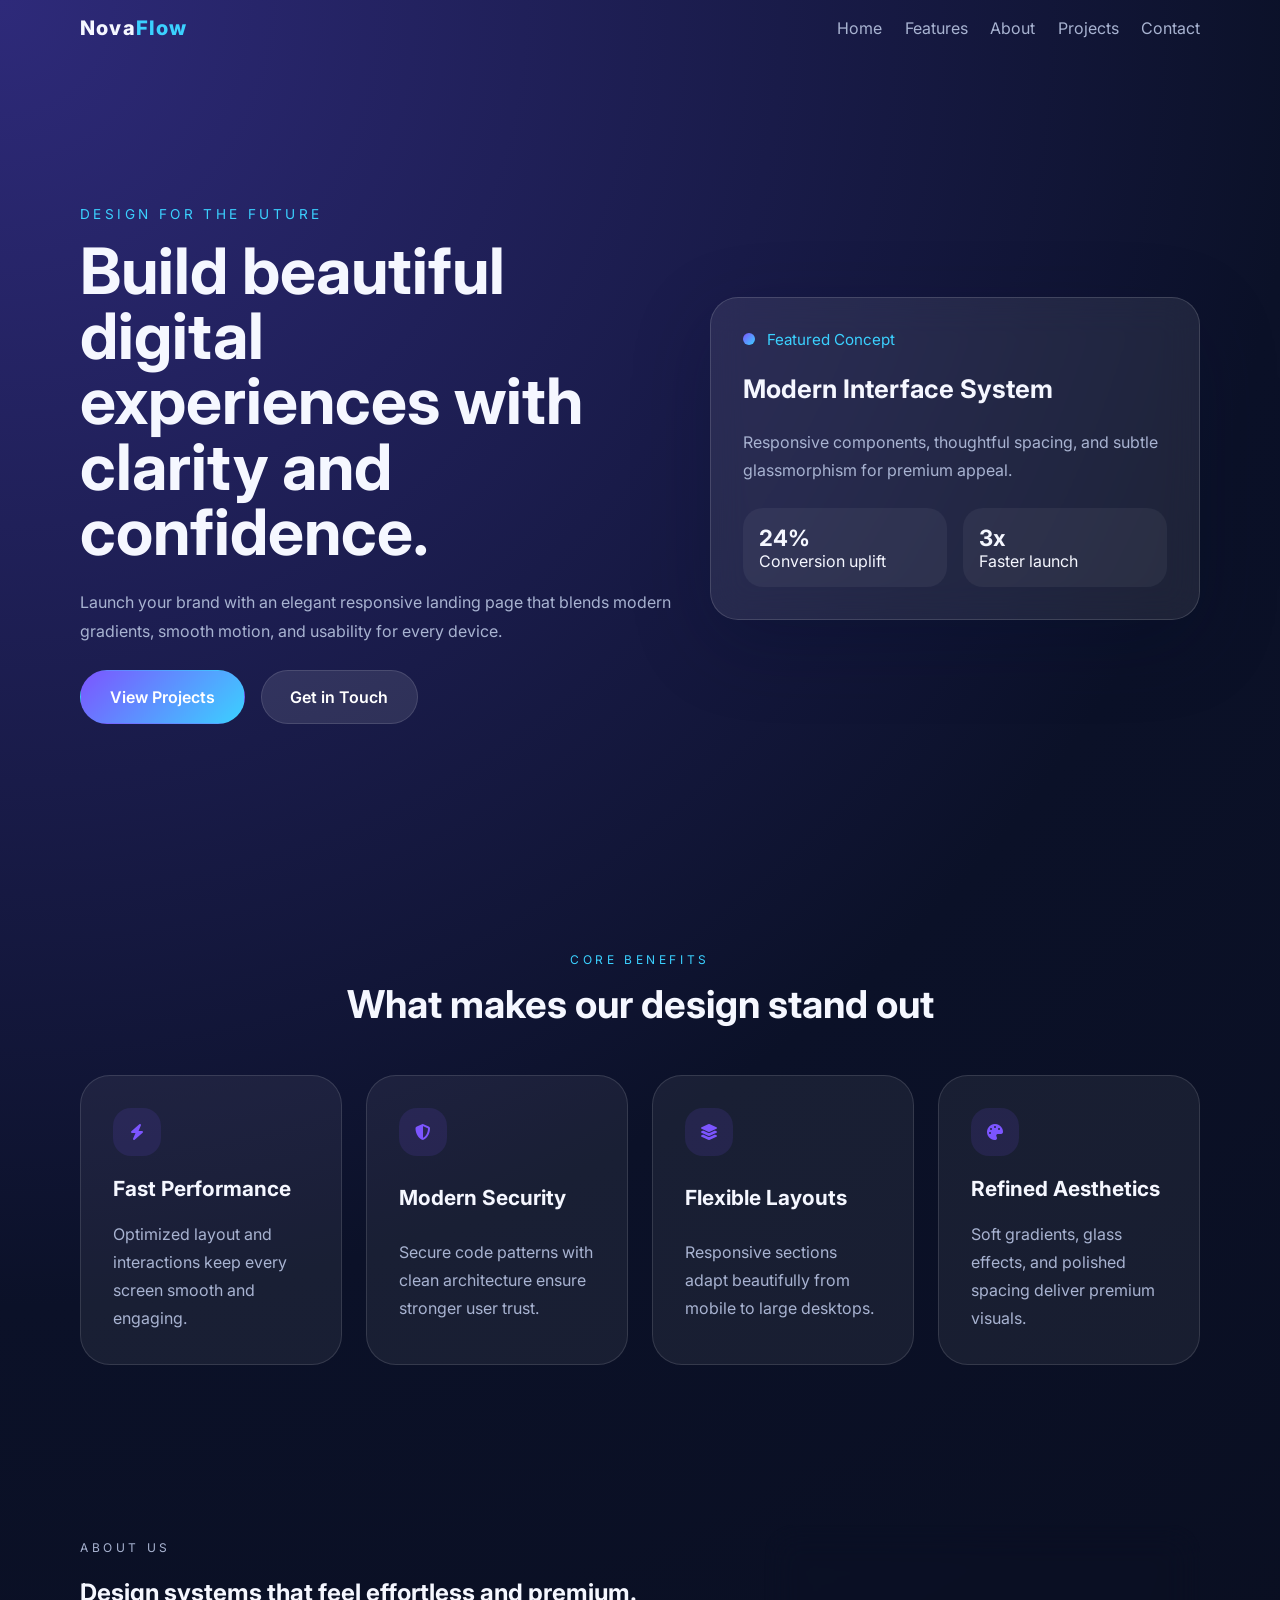
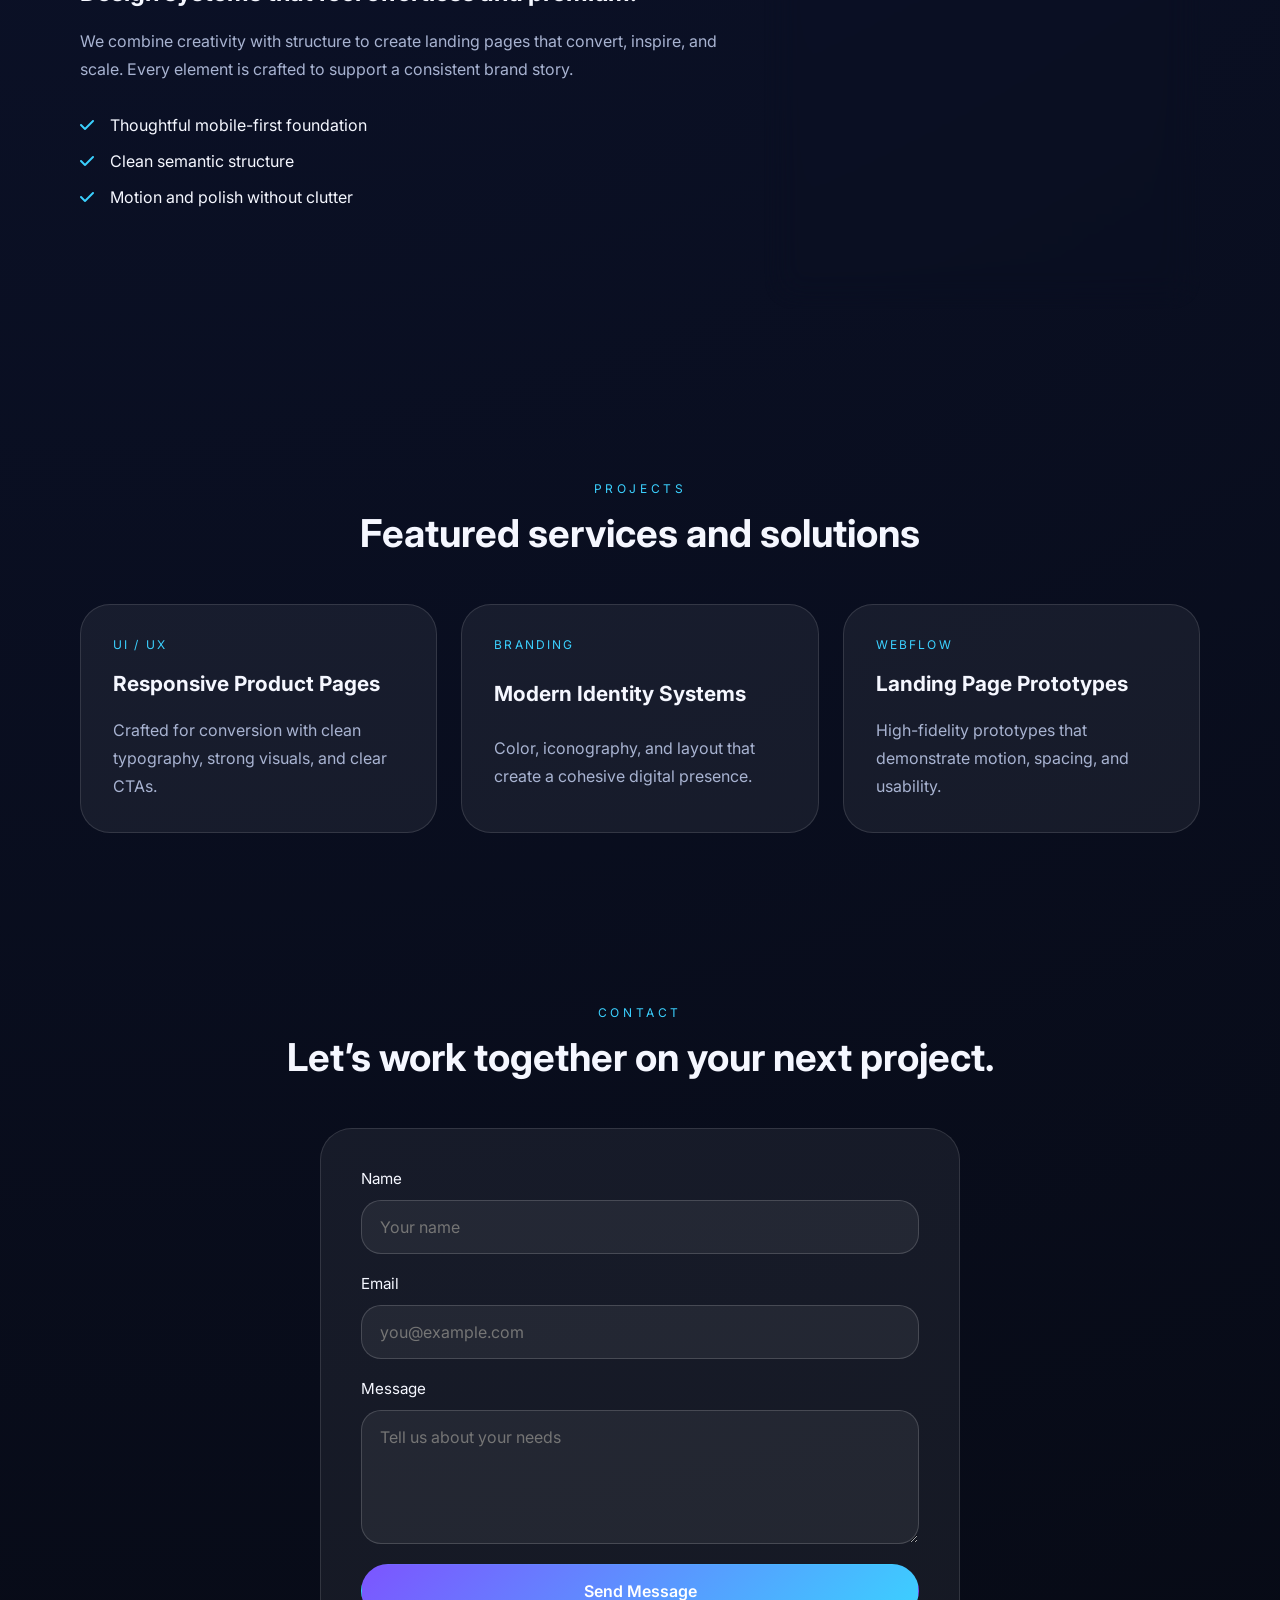
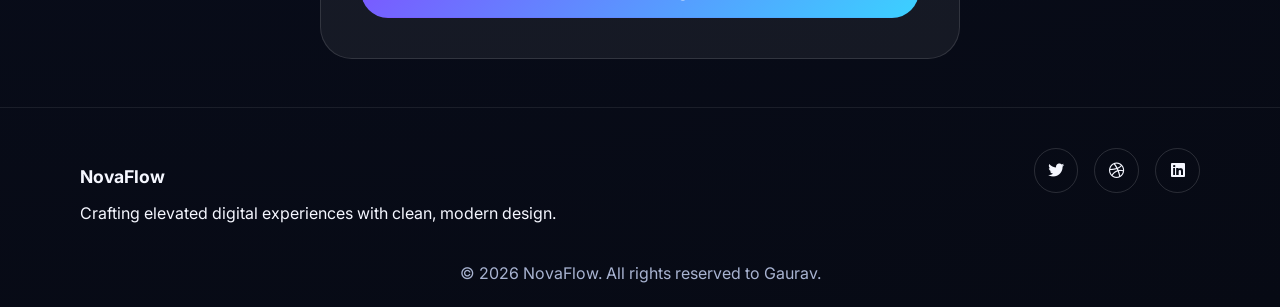
<file: task 1/index.html>
<!DOCTYPE html>
<html lang="en">
  <head>
    <meta charset="UTF-8" />
    <meta name="viewport" content="width=device-width, initial-scale=1.0" />
    <title>Modern Landing Page</title>
    <link rel="preconnect" href="https://fonts.googleapis.com" />
    <link rel="preconnect" href="https://fonts.gstatic.com" crossorigin />
    <link
      href="https://fonts.googleapis.com/css2?family=Inter:wght@400;500;600;700;800&family=Poppins:wght@400;500;600;700&display=swap"
      rel="stylesheet"
    />
    <link
      rel="stylesheet"
      href="https://cdnjs.cloudflare.com/ajax/libs/font-awesome/6.5.2/css/all.min.css"
      crossorigin="anonymous"
      referrerpolicy="no-referrer"
    />
    <link rel="stylesheet" href="style.css" />
  </head>
  <body>
    <header class="page-header">
      <nav class="navbar" id="navbar">
        <a href="#home" class="brand">Nova<span>Flow</span></a>
        <button class="nav-toggle" aria-label="Toggle navigation">
          <span></span>
          <span></span>
          <span></span>
        </button>
        <ul class="nav-menu">
          <li><a href="#home">Home</a></li>
          <li><a href="#features">Features</a></li>
          <li><a href="#about">About</a></li>
          <li><a href="#projects">Projects</a></li>
          <li><a href="#contact">Contact</a></li>
        </ul>
      </nav>
    </header>

    <main>
      <section class="hero section" id="home">
        <div class="hero-copy reveal">
          <p class="eyebrow">Design for the future</p>
          <h1>Build beautiful digital experiences with clarity and confidence.</h1>
          <p class="hero-text">
            Launch your brand with an elegant responsive landing page that blends
            modern gradients, smooth motion, and usability for every device.
          </p>
          <div class="hero-actions">
            <a href="#projects" class="btn btn-primary">View Projects</a>
            <a href="#contact" class="btn btn-secondary">Get in Touch</a>
          </div>
        </div>
        <div class="hero-visual reveal">
          <div class="hero-card glass-card">
            <div class="hero-card-header">
              <span class="hero-card-chip"></span>
              <span>Featured Concept</span>
            </div>
            <h2>Modern Interface System</h2>
            <p>Responsive components, thoughtful spacing, and subtle glassmorphism for premium appeal.</p>
            <div class="hero-card-stats">
              <div>
                <strong>24%</strong>
                <span>Conversion uplift</span>
              </div>
              <div>
                <strong>3x</strong>
                <span>Faster launch</span>
              </div>
            </div>
          </div>
        </div>
      </section>

      <section class="section section-features" id="features">
        <div class="section-heading reveal">
          <p class="section-label">Core Benefits</p>
          <h2>What makes our design stand out</h2>
        </div>
        <div class="feature-grid">
          <article class="feature-card reveal">
            <div class="feature-icon"><i class="fa-solid fa-bolt"></i></div>
            <h3>Fast Performance</h3>
            <p>Optimized layout and interactions keep every screen smooth and engaging.</p>
          </article>
          <article class="feature-card reveal">
            <div class="feature-icon"><i class="fa-solid fa-shield-halved"></i></div>
            <h3>Modern Security</h3>
            <p>Secure code patterns with clean architecture ensure stronger user trust.</p>
          </article>
          <article class="feature-card reveal">
            <div class="feature-icon"><i class="fa-solid fa-layer-group"></i></div>
            <h3>Flexible Layouts</h3>
            <p>Responsive sections adapt beautifully from mobile to large desktops.</p>
          </article>
          <article class="feature-card reveal">
            <div class="feature-icon"><i class="fa-solid fa-palette"></i></div>
            <h3>Refined Aesthetics</h3>
            <p>Soft gradients, glass effects, and polished spacing deliver premium visuals.</p>
          </article>
        </div>
      </section>

      <section class="section section-about" id="about">
        <div class="about-grid reveal">
          <div class="about-copy">
            <p class="section-label">About Us</p>
            <h2>Design systems that feel effortless and premium.</h2>
            <p>
              We combine creativity with structure to create landing pages that
              convert, inspire, and scale. Every element is crafted to support a
              consistent brand story.
            </p>
            <ul class="about-list">
              <li><i class="fa-solid fa-check"></i> Thoughtful mobile-first foundation</li>
              <li><i class="fa-solid fa-check"></i> Clean semantic structure</li>
              <li><i class="fa-solid fa-check"></i> Motion and polish without clutter</li>
            </ul>
          </div>
          <div class="about-visual glass-card">
            <div class="about-image"></div>
          </div>
        </div>
      </section>

      <section class="section section-projects" id="projects">
        <div class="section-heading reveal">
          <p class="section-label">Projects</p>
          <h2>Featured services and solutions</h2>
        </div>
        <div class="project-grid">
          <article class="project-card reveal">
            <div class="project-meta">UI / UX</div>
            <h3>Responsive Product Pages</h3>
            <p>Crafted for conversion with clean typography, strong visuals, and clear CTAs.</p>
          </article>
          <article class="project-card reveal">
            <div class="project-meta">Branding</div>
            <h3>Modern Identity Systems</h3>
            <p>Color, iconography, and layout that create a cohesive digital presence.</p>
          </article>
          <article class="project-card reveal">
            <div class="project-meta">Webflow</div>
            <h3>Landing Page Prototypes</h3>
            <p>High-fidelity prototypes that demonstrate motion, spacing, and usability.</p>
          </article>
        </div>
      </section>

      <section class="section section-contact" id="contact">
        <div class="section-heading reveal">
          <p class="section-label">Contact</p>
          <h2>Let’s work together on your next project.</h2>
        </div>
        <form class="contact-form reveal" id="contactForm">
          <div class="form-row">
            <label for="name">Name</label>
            <input type="text" id="name" name="name" placeholder="Your name" required />
          </div>
          <div class="form-row">
            <label for="email">Email</label>
            <input type="email" id="email" name="email" placeholder="you@example.com" required />
          </div>
          <div class="form-row">
            <label for="message">Message</label>
            <textarea id="message" name="message" rows="5" placeholder="Tell us about your needs" required></textarea>
          </div>
          <button type="submit" class="btn btn-primary">Send Message</button>
        </form>
      </section>
    </main>

    <footer class="site-footer">
      <div class="footer-inner">
        <div>
          <p class="footer-brand">NovaFlow</p>
          <p>Crafting elevated digital experiences with clean, modern design.</p>
        </div>
        <div class="footer-social">
          <a href="#" aria-label="Twitter"><i class="fab fa-twitter"></i></a>
          <a href="#" aria-label="Dribbble"><i class="fab fa-dribbble"></i></a>
          <a href="#" aria-label="LinkedIn"><i class="fab fa-linkedin"></i></a>
        </div>
      </div>
      <p class="footer-copy">© 2026 NovaFlow. All rights reserved to Gaurav.</p>
    </footer>

    <script src="script.js"></script>
  </body>
</html>
</file>
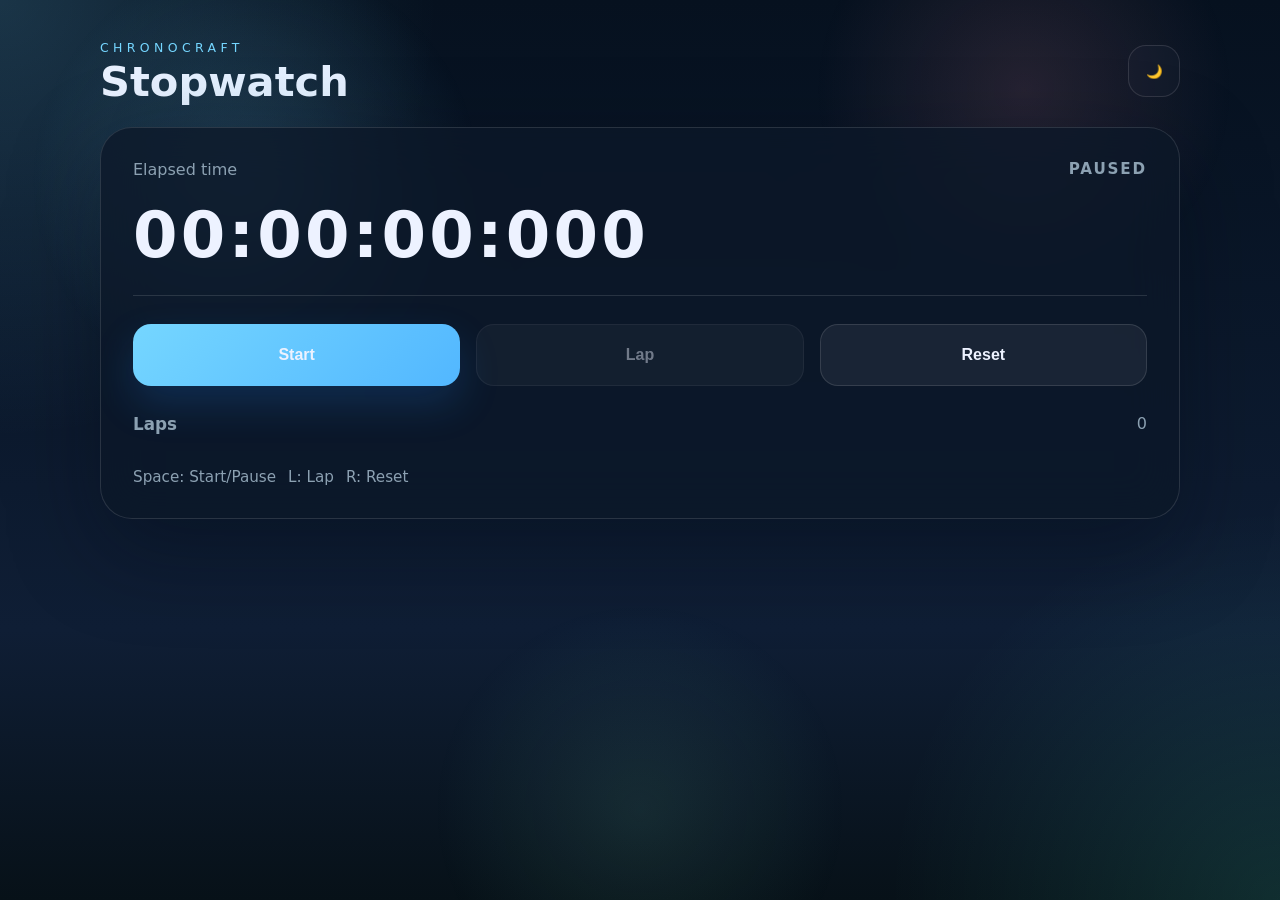
<file: task 2 main/index.html>
<!DOCTYPE html>
<html lang="en">
<head>
  <meta charset="UTF-8" />
  <meta name="viewport" content="width=device-width, initial-scale=1.0" />
  <title>ChronoCraft Stopwatch</title>
  <link rel="stylesheet" href="style.css" />
</head>
<body>
  <div class="app-shell">
    <header class="app-header">
      <div>
        <p class="eyebrow">ChronoCraft</p>
        <h1>Stopwatch</h1>
      </div>
      <button id="themeToggle" class="icon-button" aria-label="Toggle dark mode">
        <span class="theme-icon">🌙</span>
      </button>
    </header>

    <main class="card" role="application" aria-label="Stopwatch">
      <section class="display-panel">
        <div class="display-label">
          <span>Elapsed time</span>
          <span class="status" id="statusText">Paused</span>
        </div>
        <div class="timer" id="timerDisplay">00:00:00:000</div>
      </section>

      <section class="controls">
        <button id="startPauseBtn" class="control-btn primary-btn" type="button">Start</button>
        <button id="lapBtn" class="control-btn secondary-btn" type="button" disabled>Lap</button>
        <button id="resetBtn" class="control-btn tertiary-btn" type="button">Reset</button>
      </section>

      <section class="lap-panel" aria-label="Lap times">
        <div class="lap-heading">
          <h2>Laps</h2>
          <span id="lapCount">0</span>
        </div>
        <ul id="lapList" class="lap-list" aria-live="polite"></ul>
      </section>

      <section class="shortcuts">
        <span>Space: Start/Pause</span>
        <span>L: Lap</span>
        <span>R: Reset</span>
      </section>
    </main>
  </div>

  <script src="script.js"></script>
</body>
</html>
</file>
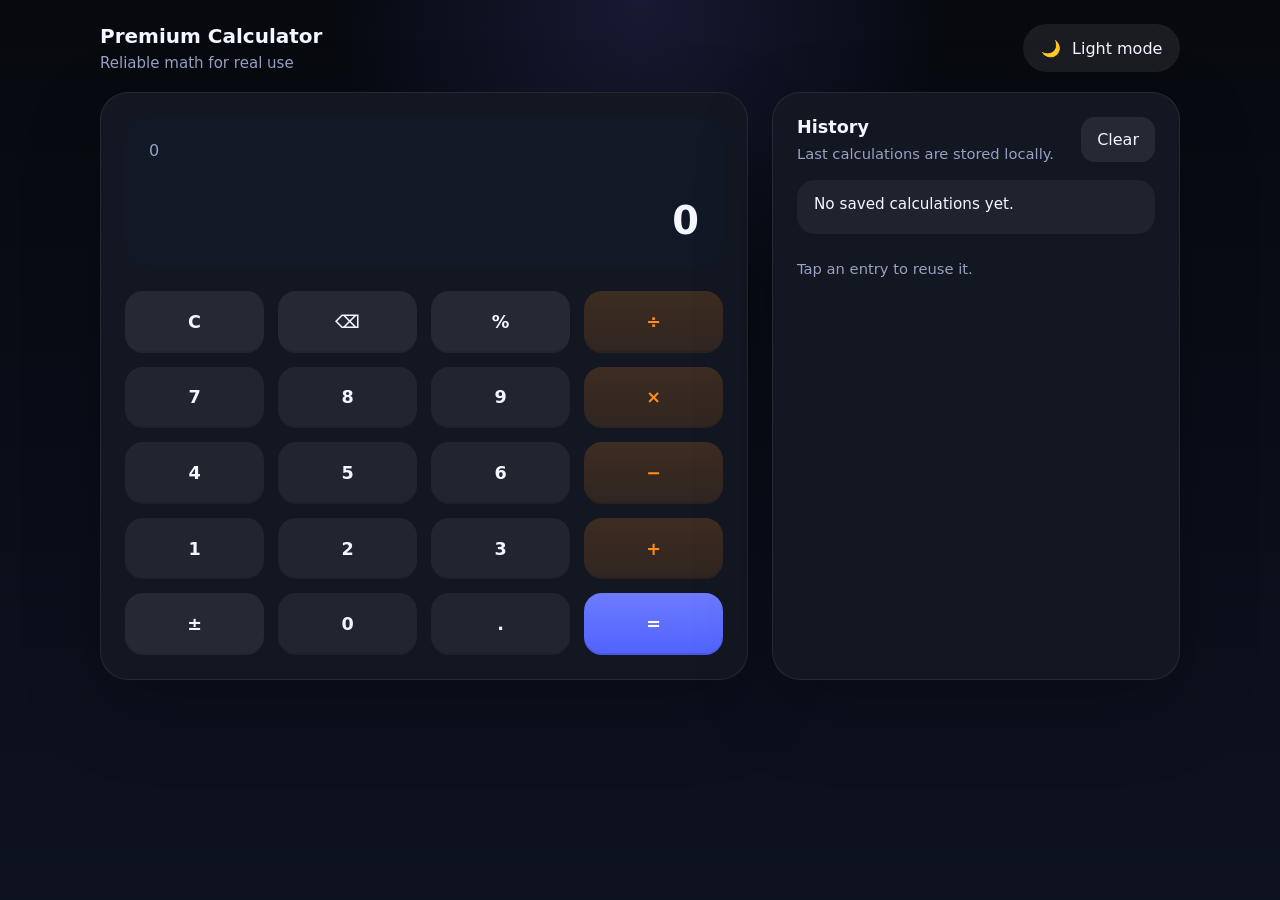
<file: task 2 optional/index.html>
<!DOCTYPE html>
<html lang="en">
<head>
  <meta charset="UTF-8">
  <meta name="viewport" content="width=device-width, initial-scale=1.0">
  <title>Premium Calculator</title>
  <link rel="stylesheet" href="style.css">
</head>
<body>
  <div class="app-shell">
    <header class="topbar">
      <div class="brand">
        <span class="brand__title">Premium Calculator</span>
        <span class="brand__subtitle">Reliable math for real use</span>
      </div>
      <button type="button" id="themeToggle" class="theme-toggle" aria-label="Toggle theme">
        <span class="theme-toggle__icon">🌙</span>
        <span class="theme-toggle__text">Light mode</span>
      </button>
    </header>

    <main class="layout">
      <section class="calculator-card" aria-label="Calculator">
        <div class="display-panel" id="displayPanel">
          <div class="display-panel__expression" id="expressionDisplay">0</div>
          <div class="display-panel__result" id="resultDisplay">0</div>
        </div>

        <div class="button-grid" id="buttonGrid" role="group" aria-label="Calculator buttons">
          <button type="button" class="button button--secondary" data-action="clear">C</button>
          <button type="button" class="button button--secondary" data-action="delete">⌫</button>
          <button type="button" class="button button--secondary" data-action="percent">%</button>
          <button type="button" class="button button--operator" data-value="/">÷</button>

          <button type="button" class="button" data-value="7">7</button>
          <button type="button" class="button" data-value="8">8</button>
          <button type="button" class="button" data-value="9">9</button>
          <button type="button" class="button button--operator" data-value="*">×</button>

          <button type="button" class="button" data-value="4">4</button>
          <button type="button" class="button" data-value="5">5</button>
          <button type="button" class="button" data-value="6">6</button>
          <button type="button" class="button button--operator" data-value="-">−</button>

          <button type="button" class="button" data-value="1">1</button>
          <button type="button" class="button" data-value="2">2</button>
          <button type="button" class="button" data-value="3">3</button>
          <button type="button" class="button button--operator" data-value="+">+</button>

          <button type="button" class="button button--secondary" data-action="toggle-sign">±</button>
          <button type="button" class="button" data-value="0">0</button>
          <button type="button" class="button" data-action="decimal">.</button>
          <button type="button" class="button button--equals" data-action="equals">=</button>
        </div>
      </section>

      <aside class="history-card" aria-label="Calculation history">
        <div class="history-header">
          <div>
            <h2>History</h2>
            <p class="history-subtitle">Last calculations are stored locally.</p>
          </div>
          <button type="button" id="clearHistory" class="history-clear">Clear</button>
        </div>
        <div class="history-list" id="historyList"></div>
        <p class="history-note">Tap an entry to reuse it.</p>
      </aside>
    </main>
  </div>

  <script src="script.js" defer></script>
</body>
</html>
</file>
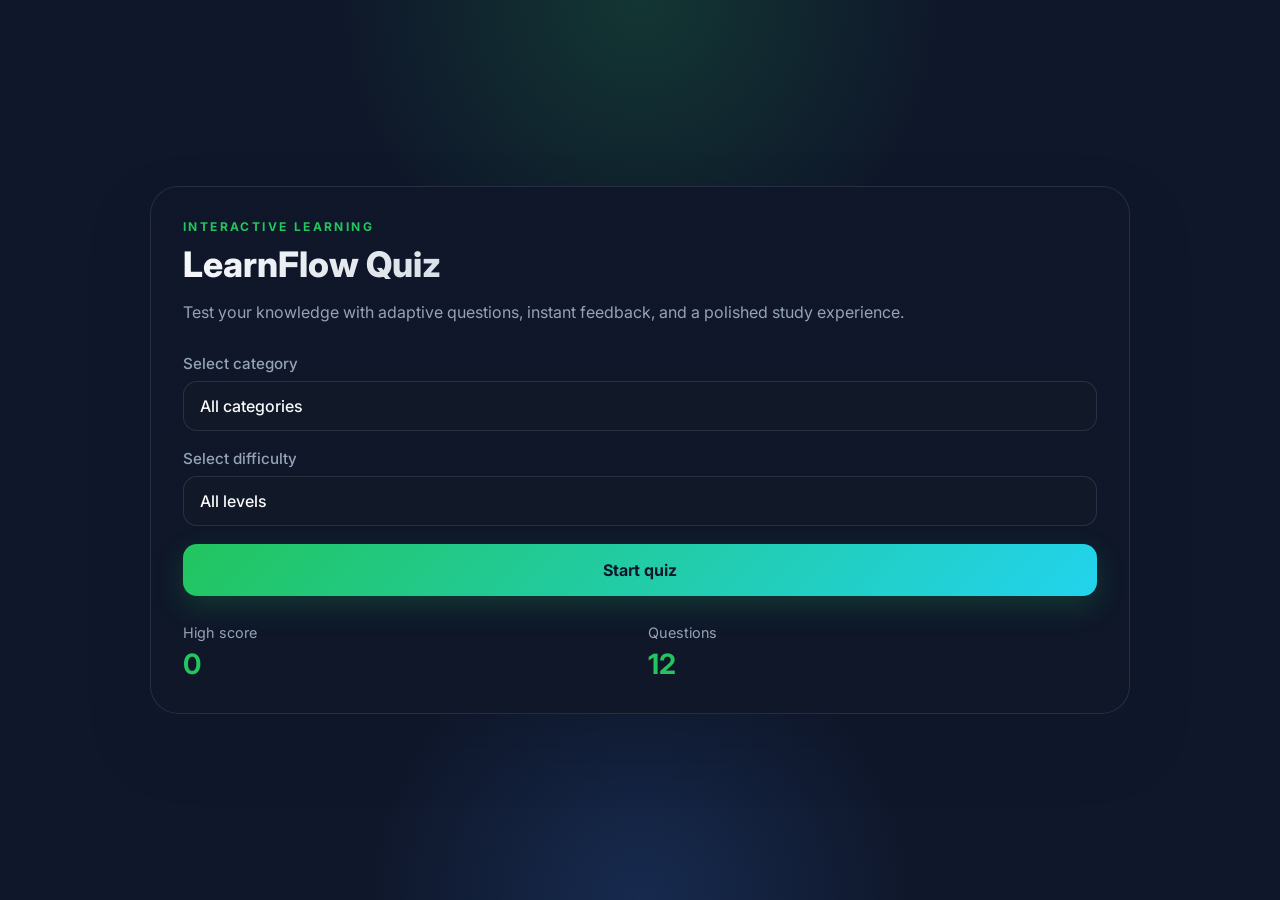
<file: task 3 main/index.html>
<!DOCTYPE html>
<html lang="en">
<head>
  <meta charset="UTF-8" />
  <meta name="viewport" content="width=device-width, initial-scale=1.0" />
  <title>LearnFlow Quiz App</title>
  <link rel="preconnect" href="https://fonts.googleapis.com" />
  <link rel="preconnect" href="https://fonts.gstatic.com" crossorigin />
  <link href="https://fonts.googleapis.com/css2?family=Inter:wght@400;500;600;700;800&display=swap" rel="stylesheet" />
  <link rel="stylesheet" href="style.css" />
</head>
<body>
  <main class="app-shell">
    <section class="quiz-card welcome-card active" id="welcome-screen">
      <div class="hero-panel">
        <p class="eyebrow">Interactive learning</p>
        <h1>LearnFlow Quiz</h1>
        <p class="lead">Test your knowledge with adaptive questions, instant feedback, and a polished study experience.</p>
      </div>
      <div class="start-panel">
        <div class="select-group">
          <label for="category-select">Select category</label>
          <select id="category-select">
            <option value="all">All categories</option>
          </select>
        </div>
        <div class="select-group">
          <label for="difficulty-select">Select difficulty</label>
          <select id="difficulty-select">
            <option value="all">All levels</option>
            <option value="easy">Easy</option>
            <option value="medium">Medium</option>
            <option value="hard">Hard</option>
          </select>
        </div>
        <button class="primary-button" id="start-button">Start quiz</button>
      </div>
      <div class="meta-row">
        <div>
          <p class="meta-label">High score</p>
          <strong id="high-score">0</strong>
        </div>
        <div>
          <p class="meta-label">Questions</p>
          <strong id="question-count">0</strong>
        </div>
      </div>
    </section>

    <section class="quiz-card quiz-panel" id="quiz-screen" aria-live="polite">
      <div class="quiz-header">
        <div class="progress-label">Question <span id="current-step">1</span> of <span id="total-steps">10</span></div>
        <div class="timer-box">
          <span>Time left</span>
          <strong id="timer-value">15s</strong>
        </div>
      </div>

      <div class="progress-track">
        <div class="progress-bar" id="progress-bar"></div>
      </div>

      <div class="question-card" id="question-card">
        <p class="question-label" id="question-category"></p>
        <h2 id="question-text"></h2>
        <div class="options-grid" id="options-container"></div>
      </div>

      <div class="quiz-footer">
        <button class="secondary-button" id="next-button" disabled>Next question</button>
      </div>
    </section>

    <section class="quiz-card result-panel" id="result-screen">
      <div class="result-hero">
        <p class="eyebrow">Quiz complete</p>
        <h1>Final result</h1>
        <p class="lead">Review your performance and see how you can improve.</p>
      </div>
      <div class="result-summary">
        <div class="score-card">
          <p>Score</p>
          <strong id="final-score">0 / 0</strong>
        </div>
        <div class="score-card">
          <p>Percentage</p>
          <strong id="final-percentage">0%</strong>
        </div>
        <div class="score-card">
          <p>Performance</p>
          <strong id="performance-message">Needs improvement</strong>
        </div>
      </div>
      <div class="review-panel" id="review-panel"></div>
      <div class="result-actions">
        <button class="secondary-button" id="restart-button">Restart quiz</button>
      </div>
    </section>
  </main>
  <script src="script.js"></script>
</body>
</html>
</file>
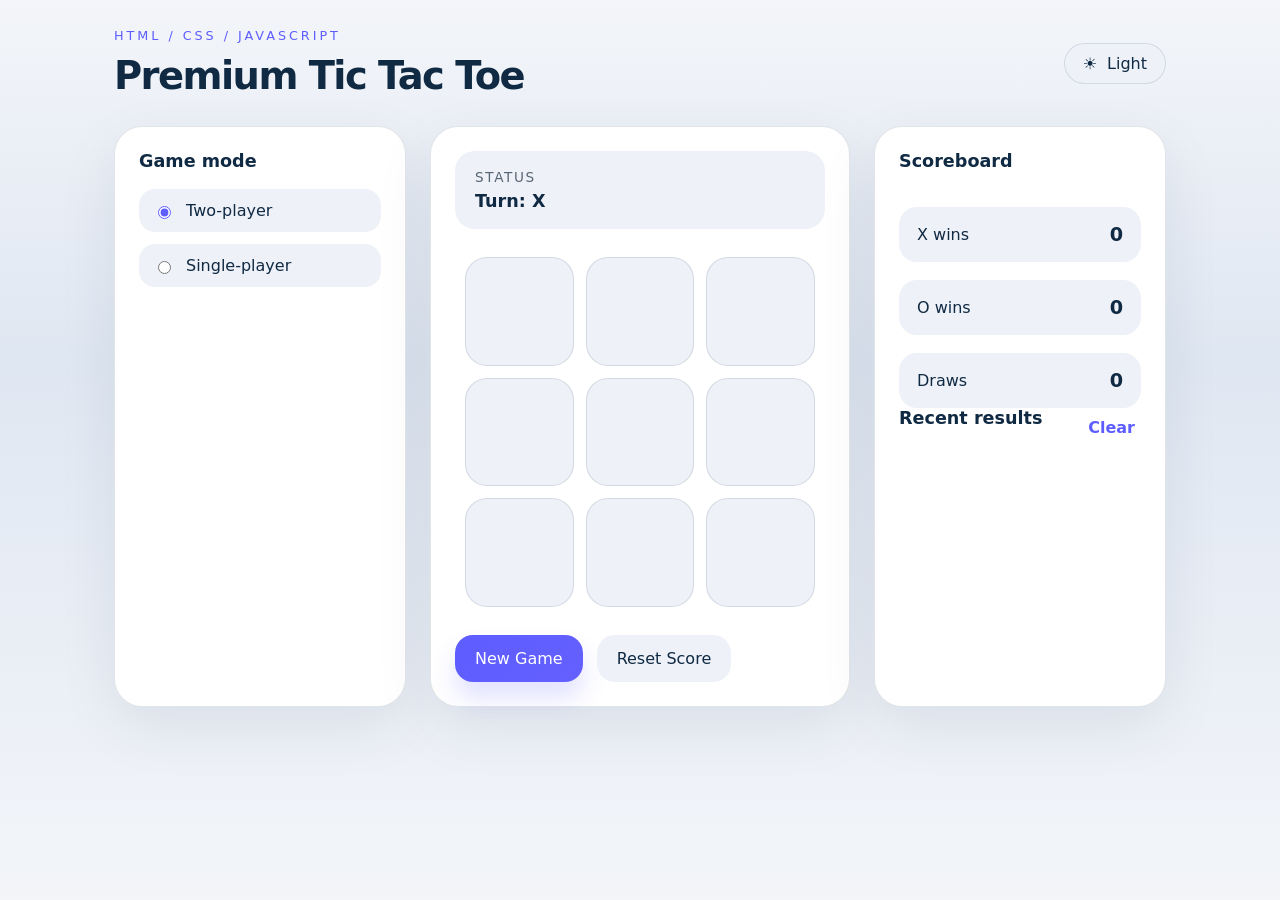
<file: task 3 optional/index.html>
<!DOCTYPE html>
<html lang="en">
<head>
  <meta charset="UTF-8" />
  <meta name="viewport" content="width=device-width, initial-scale=1.0" />
  <title>Premium Tic Tac Toe</title>
  <link rel="stylesheet" href="style.css" />
</head>
<body>
  <div class="app-shell">
    <header class="topbar">
      <div>
        <p class="eyebrow">HTML / CSS / JavaScript</p>
        <h1>Premium Tic Tac Toe</h1>
      </div>
      <button class="theme-toggle" id="themeToggle" aria-label="Toggle dark mode">
        <span class="icon">🌙</span>
        <span class="label">Dark</span>
      </button>
    </header>

    <section class="game-panel">
      <div class="summary-card">
        <h2>Game mode</h2>
        <div class="mode-select">
          <label>
            <input type="radio" name="mode" value="two" checked />
            Two-player
          </label>
          <label>
            <input type="radio" name="mode" value="single" />
            Single-player
          </label>
        </div>

        <div class="difficulty-set" id="difficultySet">
          <p>AI difficulty</p>
          <label>
            <input type="radio" name="difficulty" value="easy" checked />
            Easy
          </label>
          <label>
            <input type="radio" name="difficulty" value="medium" />
            Medium
          </label>
          <label>
            <input type="radio" name="difficulty" value="hard" />
            Hard
          </label>
        </div>
      </div>

      <div class="board-card">
        <div class="status-panel">
          <div class="status-label">Status</div>
          <div class="status-value" id="statusText">X starts the game</div>
        </div>

        <div class="board" id="board" aria-label="Tic Tac Toe board" role="grid">
          <button class="cell" data-index="0" aria-label="Cell 1" role="button"></button>
          <button class="cell" data-index="1" aria-label="Cell 2" role="button"></button>
          <button class="cell" data-index="2" aria-label="Cell 3" role="button"></button>
          <button class="cell" data-index="3" aria-label="Cell 4" role="button"></button>
          <button class="cell" data-index="4" aria-label="Cell 5" role="button"></button>
          <button class="cell" data-index="5" aria-label="Cell 6" role="button"></button>
          <button class="cell" data-index="6" aria-label="Cell 7" role="button"></button>
          <button class="cell" data-index="7" aria-label="Cell 8" role="button"></button>
          <button class="cell" data-index="8" aria-label="Cell 9" role="button"></button>
        </div>

        <div class="actions-row">
          <button class="btn primary" id="newGameBtn">New Game</button>
          <button class="btn secondary" id="resetScoreBtn">Reset Score</button>
        </div>
      </div>

      <aside class="info-card">
        <div class="scoreboard">
          <h2>Scoreboard</h2>
          <div class="score-row">
            <span>X wins</span>
            <strong id="scoreX">0</strong>
          </div>
          <div class="score-row">
            <span>O wins</span>
            <strong id="scoreO">0</strong>
          </div>
          <div class="score-row">
            <span>Draws</span>
            <strong id="scoreDraw">0</strong>
          </div>
        </div>

        <div class="history-panel">
          <div class="history-header">
            <h2>Recent results</h2>
            <button class="history-clear" id="clearHistoryBtn">Clear</button>
          </div>
          <ul class="history-list" id="historyList" aria-live="polite"></ul>
        </div>
      </aside>
    </section>

    <div class="confetti-layer" id="confettiLayer" aria-hidden="true"></div>
  </div>

  <script src="script.js"></script>
</body>
</html>
</file>
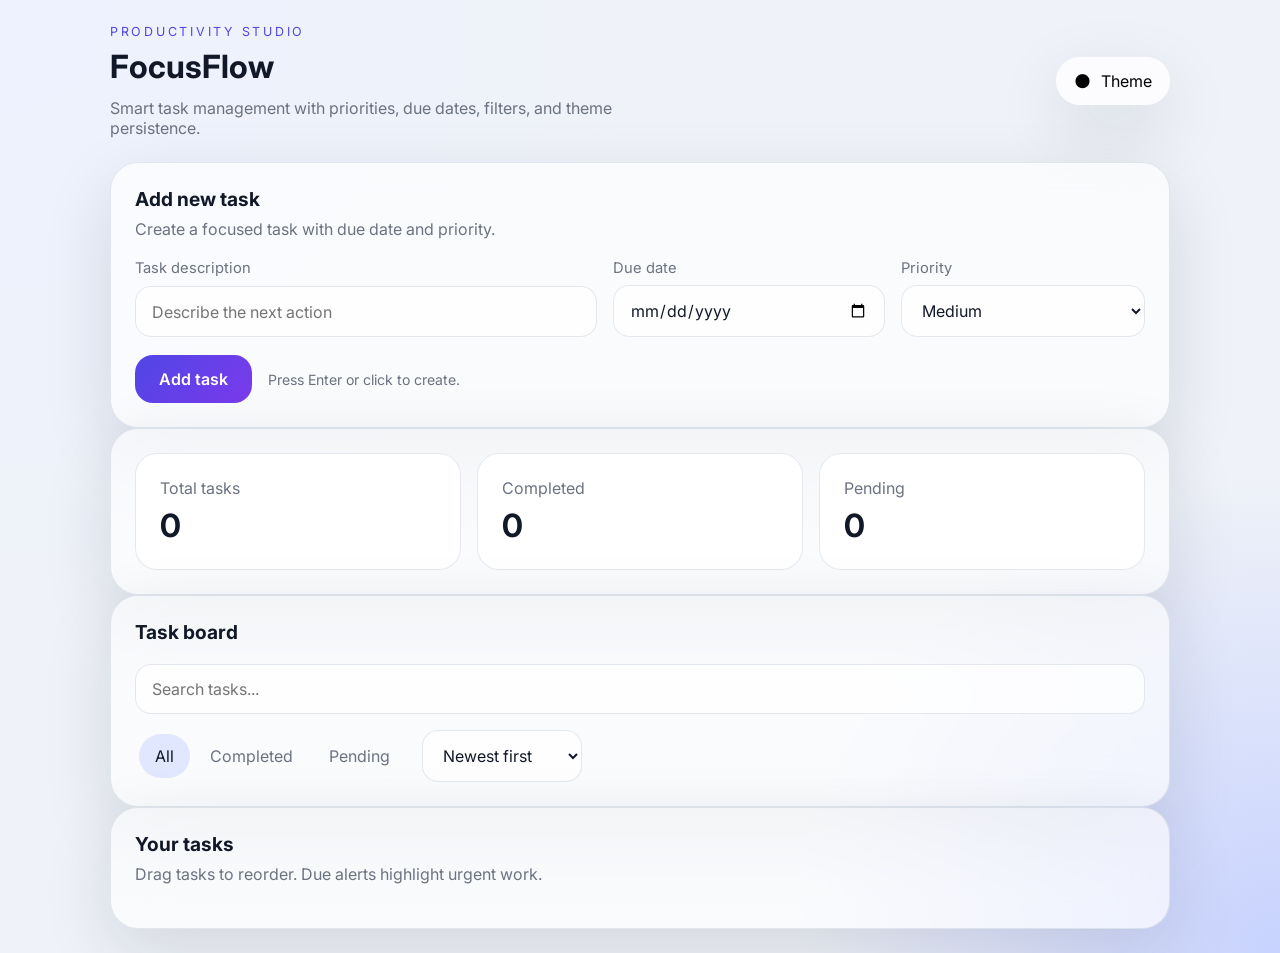
<file: task 4/index.html>
<!DOCTYPE html>
<html lang="en">
<head>
  <meta charset="UTF-8" />
  <meta name="viewport" content="width=device-width, initial-scale=1.0" />
  <title>FocusFlow — Premium Task Manager</title>
  <link rel="preconnect" href="https://fonts.googleapis.com" />
  <link rel="preconnect" href="https://fonts.gstatic.com" crossorigin />
  <link href="https://fonts.googleapis.com/css2?family=Inter:wght@400;500;600;700&display=swap" rel="stylesheet" />
  <link rel="stylesheet" href="style.css" />
</head>
<body>
  <div class="app-shell">
    <header class="app-header">
      <div>
        <p class="eyebrow">Productivity Studio</p>
        <h1>FocusFlow</h1>
        <p class="subtitle">Smart task management with priorities, due dates, filters, and theme persistence.</p>
      </div>
      <button id="themeToggle" class="icon-btn" aria-label="Toggle dark mode">
        <span class="icon">🌗</span>
        <span>Theme</span>
      </button>
    </header>

    <main>
      <section class="panel new-task-panel glass-card" aria-labelledby="new-task-heading">
        <div class="panel-header">
          <div>
            <h2 id="new-task-heading">Add new task</h2>
            <p>Create a focused task with due date and priority.</p>
          </div>
        </div>

        <form id="taskForm" class="task-form">
          <div class="form-grid">
            <label class="field">
              <span>Task description</span>
              <input id="taskText" type="text" placeholder="Describe the next action" required maxlength="120" />
            </label>
            <label class="field">
              <span>Due date</span>
              <input id="taskDueDate" type="date" />
            </label>
            <label class="field">
              <span>Priority</span>
              <select id="taskPriority">
                <option value="low">Low</option>
                <option value="medium" selected>Medium</option>
                <option value="high">High</option>
              </select>
            </label>
          </div>
          <div class="form-actions">
            <button type="submit" class="primary-btn">Add task</button>
            <small class="hint">Press Enter or click to create.</small>
          </div>
        </form>
      </section>

      <section class="panel status-panel glass-card">
        <div class="status-grid">
          <article class="status-card">
            <p>Total tasks</p>
            <strong id="totalCount">0</strong>
          </article>
          <article class="status-card">
            <p>Completed</p>
            <strong id="completedCount">0</strong>
          </article>
          <article class="status-card">
            <p>Pending</p>
            <strong id="pendingCount">0</strong>
          </article>
        </div>
      </section>

      <section class="panel control-panel glass-card" aria-labelledby="task-controls-heading">
        <div class="panel-header">
          <h2 id="task-controls-heading">Task board</h2>
        </div>

        <div class="controls-row">
          <label class="search-field">
            <span class="visually-hidden">Search tasks</span>
            <input id="searchInput" type="search" placeholder="Search tasks..." />
          </label>
          <div class="actions-group">
            <div class="segmented-control" role="group" aria-label="Task filters">
              <button type="button" class="filter-btn active" data-filter="all">All</button>
              <button type="button" class="filter-btn" data-filter="completed">Completed</button>
              <button type="button" class="filter-btn" data-filter="pending">Pending</button>
            </div>
            <label class="sort-select">
              <span class="visually-hidden">Sort tasks</span>
              <select id="sortSelect">
                <option value="created">Newest first</option>
                <option value="due">Due date</option>
                <option value="priority">Priority</option>
                <option value="status">Status</option>
              </select>
            </label>
          </div>
        </div>
      </section>

      <section class="panel list-panel glass-card" aria-labelledby="task-list-heading">
        <div class="panel-header">
          <div>
            <h2 id="task-list-heading">Your tasks</h2>
            <p>Drag tasks to reorder. Due alerts highlight urgent work.</p>
          </div>
          <div id="dueAlert" class="due-alert hidden" role="status" aria-live="polite"></div>
        </div>

        <ul id="taskList" class="task-list" aria-live="polite"></ul>
      </section>
    </main>
  </div>

  <script src="script.js"></script>
</body>
</html>
</file>
<file: task 1/style.css>
:root {
  --bg: #080b18;
  --surface: rgba(255, 255, 255, 0.08);
  --surface-strong: rgba(255, 255, 255, 0.14);
  --text: #f5f7ff;
  --muted: #a8b3d1;
  --primary: #7c55ff;
  --primary-soft: #906cff;
  --accent: #3bd1ff;
  --shadow: 0 24px 80px rgba(6, 13, 40, 0.24);
  --radius: 28px;
  scroll-behavior: smooth;
}

* {
  box-sizing: border-box;
}

html, body {
  margin: 0;
  padding: 0;
  min-height: 100%;
  font-family: 'Inter', sans-serif;
  background: radial-gradient(circle at top left, #2e2a7a 0%, #0b1128 35%, #070a14 100%);
  color: var(--text);
}

img {
  max-width: 100%;
  display: block;
}

button, input, textarea {
  font: inherit;
}

a {
  color: inherit;
  text-decoration: none;
}

.page-header {
  position: sticky;
  top: 0;
  z-index: 20;
}

.navbar {
  display: flex;
  align-items: center;
  justify-content: space-between;
  gap: 1rem;
  width: min(1120px, calc(100% - 2rem));
  margin: 0 auto;
  padding: 1rem 0;
  transition: background 0.4s ease, box-shadow 0.4s ease, backdrop-filter 0.4s ease;
}

.navbar.scrolled {
  background: rgba(8, 11, 24, 0.92);
  box-shadow: 0 18px 50px rgba(0, 0, 0, 0.28);
  backdrop-filter: blur(14px);
}

.brand {
  font-size: 1.25rem;
  font-weight: 800;
  letter-spacing: 0.06em;
}

.brand span {
  color: var(--accent);
}

.nav-menu {
  display: flex;
  flex-wrap: wrap;
  gap: 1.4rem;
  list-style: none;
  margin: 0;
  padding: 0;
}

.nav-menu a {
  position: relative;
  color: var(--muted);
  transition: color 0.25s ease;
}

.nav-menu a::after {
  content: '';
  position: absolute;
  left: 0;
  bottom: -6px;
  width: 100%;
  height: 2px;
  background: var(--accent);
  transform: scaleX(0);
  transform-origin: left;
  transition: transform 0.25s ease;
}

.nav-menu a:hover,
.nav-menu a:focus {
  color: #ffffff;
}

.nav-menu a:hover::after,
.nav-menu a:focus::after {
  transform: scaleX(1);
}

.nav-toggle {
  display: none;
  width: 2rem;
  height: 2rem;
  border: none;
  background: transparent;
  cursor: pointer;
  flex-direction: column;
  justify-content: space-between;
  padding: 0;
}

.nav-toggle span {
  display: block;
  height: 3px;
  border-radius: 999px;
  background: var(--text);
}

.section {
  width: min(1120px, calc(100% - 2rem));
  margin: 0 auto;
  padding: 5rem 0;
}

.hero {
  display: grid;
  grid-template-columns: 1fr;
  gap: 2rem;
  align-items: center;
  min-height: calc(100vh - 96px);
}

.eyebrow {
  text-transform: uppercase;
  letter-spacing: 0.25em;
  color: var(--accent);
  margin-bottom: 1rem;
  font-size: 0.85rem;
}

.hero h1 {
  font-size: clamp(2.7rem, 5vw, 4.5rem);
  line-height: 1.02;
  max-width: 12ch;
  margin: 0;
}

.hero-text {
  color: var(--muted);
  max-width: 60ch;
  margin: 1.5rem 0;
  line-height: 1.8;
}

.hero-actions {
  display: flex;
  flex-wrap: wrap;
  gap: 1rem;
}

.btn {
  display: inline-flex;
  align-items: center;
  justify-content: center;
  padding: 1rem 1.8rem;
  border-radius: 999px;
  border: 1px solid transparent;
  transition: transform 0.3s ease, background 0.3s ease, border-color 0.3s ease;
  font-weight: 600;
}

.btn:hover {
  transform: translateY(-2px);
}

.btn-primary {
  background: linear-gradient(135deg, var(--primary), var(--accent));
  color: #ffffff;
}

.btn-secondary {
  background: rgba(255, 255, 255, 0.1);
  border-color: rgba(255, 255, 255, 0.12);
  color: #ffffff;
}

.hero-visual {
  position: relative;
}

.glass-card {
  background: rgba(255, 255, 255, 0.08);
  border: 1px solid rgba(255, 255, 255, 0.14);
  backdrop-filter: blur(18px);
  border-radius: var(--radius);
  box-shadow: var(--shadow);
  padding: 2rem;
}

.hero-card {
  display: grid;
  gap: 1.5rem;
}

.hero-card-header {
  display: inline-flex;
  align-items: center;
  gap: 0.75rem;
  color: var(--accent);
  font-size: 0.95rem;
}

.hero-card-chip {
  width: 12px;
  height: 12px;
  border-radius: 50%;
  background: linear-gradient(135deg, var(--primary), var(--accent));
}

.hero-card h2 {
  margin: 0;
  font-size: 1.6rem;
}

.hero-card p {
  margin: 0;
  color: var(--muted);
  line-height: 1.75;
}

.hero-card-stats {
  display: grid;
  grid-template-columns: repeat(2, minmax(0, 1fr));
  gap: 1rem;
}

.hero-card-stats div {
  padding: 1rem;
  background: rgba(255, 255, 255, 0.05);
  border-radius: 20px;
}

.hero-card-stats strong {
  display: block;
  font-size: 1.4rem;
}

.section-heading {
  text-align: center;
  margin-bottom: 3rem;
}

.section-label {
  text-transform: uppercase;
  letter-spacing: 0.3em;
  color: var(--accent);
  font-size: 0.75rem;
  margin-bottom: 0.9rem;
}

.section-heading h2 {
  margin: 0;
  font-size: clamp(2rem, 3vw, 3rem);
}

.feature-grid,
.project-grid {
  display: grid;
  gap: 1.5rem;
}

.feature-grid {
  grid-template-columns: repeat(auto-fit, minmax(240px, 1fr));
}

.feature-card,
.project-card {
  background: rgba(255, 255, 255, 0.06);
  border: 1px solid rgba(255, 255, 255, 0.12);
  border-radius: 30px;
  padding: 2rem;
  display: grid;
  gap: 1.2rem;
  transition: transform 0.35s ease, border-color 0.35s ease, box-shadow 0.35s ease;
}

.feature-card:hover,
.project-card:hover {
  transform: translateY(-8px);
  border-color: rgba(123, 103, 255, 0.35);
  box-shadow: 0 24px 60px rgba(73, 57, 160, 0.16);
}

.feature-icon {
  width: 3rem;
  height: 3rem;
  display: grid;
  place-items: center;
  background: rgba(124, 85, 255, 0.12);
  color: var(--primary);
  border-radius: 18px;
}

.feature-card h3,
.project-card h3 {
  margin: 0;
  font-size: 1.3rem;
}

.feature-card p,
.project-card p {
  margin: 0;
  color: var(--muted);
  line-height: 1.75;
}

.about-grid {
  display: grid;
  gap: 2rem;
}

.about-copy {
  max-width: 52rem;
}

.about-copy p {
  color: var(--muted);
  line-height: 1.75;
}

.about-list {
  list-style: none;
  padding: 0;
  margin: 2rem 0 0;
  display: grid;
  gap: 1rem;
}

.about-list li {
  display: flex;
  align-items: center;
  gap: 1rem;
  color: var(--text);
}

.about-list i {
  color: var(--accent);
}

.about-visual {
  min-height: 24rem;
  background: linear-gradient(180deg, rgba(124, 85, 255, 0.24), rgba(59, 209, 255, 0.12));
  position: relative;
  overflow: hidden;
}

.about-image {
  position: absolute;
  inset: 0;
  background-image: radial-gradient(circle at top right, rgba(59, 209, 255, 0.45), transparent 30%),
    radial-gradient(circle at bottom left, rgba(124, 85, 255, 0.45), transparent 30%);
}

.project-grid {
  grid-template-columns: repeat(auto-fit, minmax(250px, 1fr));
}

.project-meta {
  color: var(--accent);
  text-transform: uppercase;
  letter-spacing: 0.18em;
  font-size: 0.75rem;
}

.section-contact {
  padding-bottom: 3rem;
}

.contact-form {
  max-width: 640px;
  margin: 0 auto;
  display: grid;
  gap: 1.25rem;
  background: rgba(255, 255, 255, 0.06);
  border: 1px solid rgba(255, 255, 255, 0.12);
  border-radius: 32px;
  padding: 2.5rem;
}

.form-row {
  display: grid;
  gap: 0.75rem;
}

label {
  font-size: 0.95rem;
  color: var(--text);
}

input,
textarea {
  width: 100%;
  padding: 1rem 1.1rem;
  border-radius: 20px;
  border: 1px solid rgba(255, 255, 255, 0.16);
  background: rgba(255, 255, 255, 0.06);
  color: var(--text);
  transition: border-color 0.25s ease, box-shadow 0.25s ease;
}

input:focus,
textarea:focus {
  outline: none;
  border-color: rgba(124, 85, 255, 0.7);
  box-shadow: 0 0 0 4px rgba(124, 85, 255, 0.12);
}

.site-footer {
  border-top: 1px solid rgba(255, 255, 255, 0.08);
  padding: 2.5rem 0 1.5rem;
}

.footer-inner {
  width: min(1120px, calc(100% - 2rem));
  margin: 0 auto;
  display: flex;
  flex-wrap: wrap;
  justify-content: space-between;
  gap: 1.5rem;
}

.footer-brand {
  font-size: 1.1rem;
  font-weight: 700;
  margin-bottom: 0.5rem;
}

.footer-social {
  display: flex;
  gap: 1rem;
}

.footer-social a {
  display: inline-flex;
  align-items: center;
  justify-content: center;
  width: 2.8rem;
  height: 2.8rem;
  border-radius: 50%;
  border: 1px solid rgba(255, 255, 255, 0.14);
  color: var(--text);
  transition: transform 0.25s ease, background 0.25s ease;
}

.footer-social a:hover {
  transform: translateY(-3px);
  background: rgba(124, 85, 255, 0.18);
}

.footer-copy {
  text-align: center;
  color: var(--muted);
  margin: 1.5rem auto 0;
}

.reveal {
  opacity: 0;
  transform: translateY(24px);
  transition: opacity 0.8s ease, transform 0.8s ease;
}

.reveal.visible {
  opacity: 1;
  transform: none;
}

@media (min-width: 768px) {
  .hero {
    grid-template-columns: 1.1fr 0.9fr;
  }

  .about-grid {
    grid-template-columns: 1.2fr 0.8fr;
  }
}

@media (max-width: 760px) {
  .navbar {
    width: calc(100% - 2rem);
  }

  .nav-toggle {
    display: inline-flex;
  }

  .nav-menu {
    position: absolute;
    top: 100%;
    right: 1rem;
    left: 1rem;
    flex-direction: column;
    background: rgba(8, 11, 24, 0.96);
    border-radius: 24px;
    padding: 1.25rem;
    transform: scaleY(0);
    transform-origin: top;
    transition: transform 0.25s ease;
    visibility: hidden;
  }

  .nav-menu.open {
    transform: scaleY(1);
    visibility: visible;
  }

  .nav-menu li {
    width: 100%;
  }

  .nav-menu a {
    display: block;
    padding: 0.85rem 0;
  }

  .hero {
    padding-top: 4rem;
  }

  .section {
    padding: 3rem 0;
  }

  .hero-card-stats {
    grid-template-columns: 1fr;
  }
}

@media (max-width: 520px) {
  .section {
    width: calc(100% - 1.5rem);
  }

  .hero h1 {
    font-size: 2.5rem;
  }

  .hero-card,
  .feature-card,
  .project-card,
  .contact-form {
    padding: 1.5rem;
  }
}
</file>
<file: task 2 main/style.css>
:root {
  color-scheme: dark;
  --bg: #071118;
  --surface: rgba(12, 24, 40, 0.78);
  --surface-strong: rgba(255, 255, 255, 0.08);
  --text: #edf2ff;
  --muted: #8ca1b2;
  --accent: #75d6ff;
  --accent-strong: #52b7ff;
  --success: #85ffb8;
  --danger: #ff9c9c;
  --border: rgba(255, 255, 255, 0.12);
  --shadow: 0 30px 90px rgba(2, 9, 20, 0.35);
}

[data-theme='light'] {
  color-scheme: light;
  --bg: #f4f7fb;
  --surface: rgba(255, 255, 255, 0.82);
  --surface-strong: rgba(255, 255, 255, 0.95);
  --text: #102240;
  --muted: #6d7c96;
  --accent: #336dff;
  --accent-strong: #0047d1;
  --success: #00946b;
  --danger: #e15757;
  --border: rgba(16, 34, 64, 0.12);
  --shadow: 0 25px 65px rgba(38, 69, 135, 0.12);
}

* {
  box-sizing: border-box;
}

html, body {
  margin: 0;
  min-height: 100%;
}

body {
  font-family: Inter, system-ui, -apple-system, BlinkMacSystemFont, "Segoe UI", sans-serif;
  background: radial-gradient(circle at top left, rgba(117, 214, 255, 0.18), transparent 28%),
              radial-gradient(circle at bottom right, rgba(84, 255, 219, 0.12), transparent 25%),
              linear-gradient(180deg, #06111f 0%, #0f1e35 70%, var(--bg) 100%);
  color: var(--text);
  display: flex;
  align-items: center;
  justify-content: center;
  padding: 40px 16px;
  transition: background 0.35s ease;
}

body::before {
  content: '';
  position: fixed;
  inset: 0;
  background: radial-gradient(circle at 20% 20%, rgba(117, 214, 255, 0.16), transparent 18%),
              radial-gradient(circle at 80% 10%, rgba(255, 149, 165, 0.12), transparent 16%),
              radial-gradient(circle at 50% 90%, rgba(127, 232, 199, 0.1), transparent 20%);
  pointer-events: none;
}

.app-shell {
  width: min(1080px, 100%);
}

.app-header {
  display: flex;
  align-items: center;
  justify-content: space-between;
  gap: 16px;
  margin-bottom: 24px;
}

.eyebrow {
  margin: 0 0 6px;
  letter-spacing: 0.35em;
  text-transform: uppercase;
  font-size: 0.78rem;
  color: var(--accent);
}

.app-header h1 {
  margin: 0;
  font-size: clamp(2rem, 4vw, 2.6rem);
  line-height: 1;
}

.icon-button {
  width: 52px;
  height: 52px;
  border-radius: 18px;
  border: 1px solid var(--border);
  background: var(--surface);
  color: var(--text);
  display: grid;
  place-items: center;
  cursor: pointer;
  transition: transform 0.2s ease, background 0.25s ease, border-color 0.25s ease;
}

.icon-button:hover {
  transform: translateY(-1px);
  border-color: var(--accent);
}

.icon-button:active {
  transform: scale(0.96);
}

.card {
  position: relative;
  border: 1px solid var(--border);
  border-radius: 32px;
  padding: 32px;
  background: var(--surface);
  box-shadow: var(--shadow);
  backdrop-filter: blur(24px);
  overflow: hidden;
}

.display-panel {
  display: grid;
  gap: 24px;
  padding-bottom: 28px;
  border-bottom: 1px solid var(--border);
}

.display-label {
  display: flex;
  align-items: center;
  justify-content: space-between;
  gap: 12px;
  color: var(--muted);
}

.status {
  font-size: 0.95rem;
  font-weight: 600;
  text-transform: uppercase;
  letter-spacing: 0.12em;
}

.timer {
  font-size: clamp(2.4rem, 5vw, 4.5rem);
  letter-spacing: 0.05em;
  font-weight: 700;
  line-height: 1;
}

.controls {
  display: grid;
  grid-template-columns: repeat(3, minmax(0, 1fr));
  gap: 16px;
  margin: 28px 0;
}

.control-btn {
  border: none;
  border-radius: 18px;
  padding: 18px 20px;
  font-size: 1rem;
  font-weight: 700;
  cursor: pointer;
  transition: transform 0.2s ease, box-shadow 0.2s ease, background 0.25s ease;
  min-height: 62px;
}

.control-btn:hover:not(:disabled) {
  transform: translateY(-1px);
}

.control-btn:active:not(:disabled) {
  transform: scale(0.98);
}

.control-btn:disabled {
  opacity: 0.45;
  cursor: not-allowed;
}

.primary-btn {
  color: var(--text);
  background: linear-gradient(135deg, var(--accent), var(--accent-strong));
  box-shadow: 0 18px 40px rgba(32, 136, 255, 0.18);
}

.secondary-btn {
  color: var(--text);
  background: rgba(255, 255, 255, 0.08);
  border: 1px solid var(--border);
}

.tertiary-btn {
  color: var(--text);
  background: rgba(255, 255, 255, 0.06);
  border: 1px solid var(--border);
}

.lap-panel {
  margin-top: 6px;
}

.lap-heading {
  display: flex;
  align-items: center;
  justify-content: space-between;
  margin-bottom: 14px;
  color: var(--muted);
}

.lap-heading h2 {
  margin: 0;
  font-size: 1.05rem;
}

.lap-list {
  list-style: none;
  margin: 0;
  padding: 0;
  max-height: 320px;
  overflow-y: auto;
  display: grid;
  gap: 12px;
}

.lap-item {
  display: grid;
  grid-template-columns: auto minmax(0, 1fr) auto;
  align-items: center;
  gap: 12px;
  padding: 16px 18px;
  border-radius: 18px;
  background: rgba(255, 255, 255, 0.08);
  border: 1px solid transparent;
  animation: slideUp 0.32s ease forwards;
}

.lap-item-fastest {
  border-color: var(--success);
  box-shadow: 0 0 0 1px rgba(133, 255, 184, 0.18);
}

.lap-item-slowest {
  border-color: var(--danger);
  box-shadow: 0 0 0 1px rgba(255, 156, 156, 0.18);
}

.lap-item span {
  font-variation-settings: 'wght' 600;
}

.lap-index {
  color: var(--accent);
}

.lap-value {
  text-align: right;
  color: var(--text);
}

.lap-delta {
  color: var(--muted);
  font-size: 0.95rem;
}

.shortcuts {
  margin-top: 20px;
  display: flex;
  flex-wrap: wrap;
  gap: 12px;
  color: var(--muted);
  font-size: 0.95rem;
}

@keyframes slideUp {
  from {
    opacity: 0;
    transform: translateY(14px);
  }
  to {
    opacity: 1;
    transform: translateY(0);
  }
}

@media (max-width: 740px) {
  .card {
    padding: 24px;
  }
  .controls {
    grid-template-columns: 1fr;
  }
  .lap-item {
    grid-template-columns: 1fr;
    gap: 10px;
  }
  .lap-value {
    text-align: left;
  }
}
</file>
<file: task 2 optional/style.css>
:root {
  color-scheme: dark;
  --bg: #090b16;
  --panel: #131722;
  --panel-strong: #1f2635;
  --text: #f4f7ff;
  --muted: #97a1c4;
  --primary: #6d7bff;
  --primary-strong: #5163ff;
  --operator: #ff8d1c;
  --operator-soft: #e7a75d;
  --danger: #ff4f70;
  --surface: #111826;
  --shadow: 0 28px 80px rgba(0, 0, 0, 0.22);
  --border: rgba(255, 255, 255, 0.08);
}

html, body {
  margin: 0;
  min-height: 100%;
}

body {
  font-family: Inter, system-ui, -apple-system, BlinkMacSystemFont, "Segoe UI", sans-serif;
  background: radial-gradient(circle at top, rgba(109, 123, 255, 0.15), transparent 28%),
              linear-gradient(180deg, #07090f 0%, #0d1220 100%);
  color: var(--text);
  display: flex;
  align-items: center;
  justify-content: center;
  padding: 24px;
}

body.light {
  color-scheme: light;
  background: #f4f6fb;
  color: #1f2937;
}

body.light {
  --bg: #f8fafc;
  --panel: #ffffff;
  --panel-strong: #e2e8f0;
  --text: #111827;
  --muted: #6b7280;
  --primary: #4f46e5;
  --primary-strong: #4338ca;
  --operator: #f97316;
  --operator-soft: #fb923c;
  --danger: #ef4444;
  --surface: #eff6ff;
  --shadow: 0 24px 70px rgba(15, 23, 42, 0.12);
  --border: rgba(15, 23, 42, 0.08);
}

* {
  box-sizing: border-box;
}

button {
  border: none;
  background: none;
  font: inherit;
  cursor: pointer;
}

button:focus-visible {
  outline: 2px solid var(--primary);
  outline-offset: 2px;
}

.app-shell {
  width: min(1080px, 100%);
}

.topbar {
  display: flex;
  align-items: center;
  justify-content: space-between;
  gap: 1rem;
  margin-bottom: 20px;
}

.brand__title {
  display: block;
  font-size: 1.25rem;
  font-weight: 700;
}

.brand__subtitle {
  display: block;
  margin-top: 6px;
  color: var(--muted);
  font-size: 0.94rem;
}

.theme-toggle {
  display: inline-flex;
  align-items: center;
  gap: 0.7rem;
  padding: 0.9rem 1.1rem;
  border-radius: 999px;
  background: rgba(255,255,255,0.08);
  color: var(--text);
  transition: background 0.2s ease, transform 0.2s ease;
}

.theme-toggle:hover {
  transform: translateY(-1px);
}

.layout {
  display: grid;
  grid-template-columns: 1.35fr 0.85fr;
  gap: 24px;
}

.calculator-card,
.history-card {
  padding: 24px;
  border-radius: 28px;
  background: var(--panel);
  box-shadow: var(--shadow);
  border: 1px solid var(--border);
}

.display-panel {
  border-radius: 24px;
  background: var(--surface);
  padding: 24px;
  margin-bottom: 24px;
  min-height: 150px;
  display: flex;
  flex-direction: column;
  justify-content: space-between;
  transition: border-color 0.2s ease, transform 0.2s ease;
}

.display-panel.error {
  border: 1px solid var(--danger);
  animation: shake 0.25s ease;
}

.display-panel__expression {
  font-size: 1rem;
  color: var(--muted);
  word-break: break-all;
}

.display-panel__result {
  font-size: 2.4rem;
  font-weight: 700;
  margin-top: 12px;
  text-align: right;
  word-break: break-all;
}

.button-grid {
  display: grid;
  grid-template-columns: repeat(4, minmax(70px, 1fr));
  gap: 14px;
}

.button {
  padding: 1.3rem 1rem;
  border-radius: 18px;
  color: var(--text);
  background: rgba(255,255,255,0.06);
  font-size: 1.1rem;
  font-weight: 600;
  transition: transform 0.15s ease, background 0.15s ease, box-shadow 0.15s ease;
  box-shadow: inset 0 -2px 0 rgba(0,0,0,0.1);
}

.button:hover {
  background: rgba(255,255,255,0.12);
}

.button:active {
  transform: translateY(2px);
}

.button--secondary {
  background: rgba(255,255,255,0.08);
}

.button--operator {
  background: linear-gradient(180deg, rgba(255,141,28,0.18), rgba(255,141,28,0.12));
  color: var(--operator);
}

.button--equals {
  grid-column: span 1;
  background: linear-gradient(180deg, var(--primary), var(--primary-strong));
  color: #fff;
}

.history-card {
  display: flex;
  flex-direction: column;
  gap: 18px;
}

.history-header {
  display: flex;
  align-items: center;
  justify-content: space-between;
  gap: 1rem;
}

.history-header h2 {
  margin: 0;
  font-size: 1.1rem;
}

.history-subtitle,
.history-note {
  margin: 8px 0 0;
  color: var(--muted);
  font-size: 0.92rem;
}

.history-clear {
  padding: 0.8rem 1rem;
  border-radius: 14px;
  background: rgba(255,255,255,0.08);
  color: var(--text);
}

.history-list {
  display: grid;
  gap: 12px;
}

.history-entry {
  padding: 14px 16px;
  border-radius: 18px;
  background: rgba(255,255,255,0.05);
  border: 1px solid transparent;
  transition: border-color 0.2s ease, transform 0.2s ease, background 0.2s ease;
}

.history-entry:hover {
  transform: translateX(4px);
  border-color: rgba(109, 123, 255, 0.28);
  background: rgba(109, 123, 255, 0.12);
}

.history-entry__expression {
  font-size: 0.95rem;
  color: var(--text);
  margin-bottom: 6px;
}

.history-entry__result {
  font-size: 1.05rem;
  font-weight: 700;
}

@media (max-width: 900px) {
  .layout {
    grid-template-columns: 1fr;
  }
}

@media (max-width: 560px) {
  body {
    padding: 16px;
  }

  .button-grid {
    gap: 10px;
  }

  .button {
    padding: 1.1rem 0.8rem;
    font-size: 1rem;
  }
}

@keyframes shake {
  0%, 100% { transform: translateX(0); }
  20% { transform: translateX(-8px); }
  40% { transform: translateX(6px); }
  60% { transform: translateX(-4px); }
  80% { transform: translateX(2px); }
}
</file>
<file: task 3 main/style.css>
/**
 * ============================================
 * LEARNFLOW - PREMIUM QUIZ STYLING
 * Modern dark theme with glassmorphism
 * ============================================
 */

/**
 * CSS VARIABLES
 * Design system tokens for consistency
 */
:root {
  --bg: #0f172a;
  --surface: #111827;
  --surface-alt: #1f2937;
  --surface-soft: #374151;
  --text: #f8fafc;
  --muted: #94a3b8;
  --accent: #22c55e;
  --accent-soft: #ecfccb;
  --danger: #f97316;
  --danger-soft: #fee2e2;
  --success: #10b981;
  --warning: #f59e0b;
  --shadow: 0 30px 60px rgba(15, 23, 42, 0.25);
  --shadow-lg: 0 50px 100px rgba(15, 23, 42, 0.3);
  --radius: 24px;
  --radius-lg: 28px;
  --radius-md: 18px;
  --radius-sm: 14px;
  font-family: 'Inter', system-ui, sans-serif;
}

/**
 * GLOBAL STYLES
 */
* {
  box-sizing: border-box;
}

html, body {
  margin: 0;
  min-height: 100%;
  background: radial-gradient(circle at top, rgba(34, 197, 94, 0.18), transparent 28%),
              radial-gradient(circle at bottom, rgba(59, 130, 246, 0.18), transparent 25%),
              var(--bg);
  color: var(--text);
}

body {
  display: grid;
  place-items: center;
  padding: 32px 16px;
  min-height: 100vh;
}

button, select {
  font: inherit;
}

/* Smooth scrolling */
html {
  scroll-behavior: smooth;
}

/**
 * CONTAINER
 */
.app-shell {
  width: min(980px, 100%);
}

/**
 * CARD LAYOUT
 */
.quiz-card {
  display: none;
  background: linear-gradient(180deg, rgba(15,23,42,0.98), rgba(15,23,42,0.99));
  border: 1px solid rgba(148, 163, 184, 0.17);
  border-radius: var(--radius-lg);
  padding: 32px;
  box-shadow: var(--shadow);
  backdrop-filter: blur(24px);
  animation: fadeIn 0.45s ease both;
}

.quiz-card.active {
  display: block;
}

@keyframes fadeIn {
  from { 
    opacity: 0; 
    transform: translateY(16px); 
  }
  to { 
    opacity: 1; 
    transform: translateY(0); 
  }
}

@keyframes slideInUp {
  from {
    opacity: 0;
    transform: translateY(20px);
  }
  to {
    opacity: 1;
    transform: translateY(0);
  }
}

@keyframes pulse {
  0%, 100% {
    opacity: 1;
  }
  50% {
    opacity: 0.7;
  }
}

/**
 * TYPOGRAPHY
 */
.hero-panel, .result-hero {
  margin-bottom: 28px;
}

.eyebrow {
  margin: 0 0 12px;
  color: var(--accent);
  letter-spacing: 0.2em;
  text-transform: uppercase;
  font-size: 0.75rem;
  font-weight: 700;
}

h1 {
  margin: 0;
  font-size: clamp(2rem, 2.75vw, 3.5rem);
  line-height: 1.05;
  font-weight: 800;
  background: linear-gradient(135deg, #f8fafc, #94a3b8);
  -webkit-background-clip: text;
  -webkit-text-fill-color: transparent;
  background-clip: text;
}

h2 {
  margin: 0;
  font-size: 1.375rem;
  line-height: 1.4;
  font-weight: 700;
}

h3 {
  margin: 0;
  font-size: 1rem;
  font-weight: 600;
}

.lead {
  margin: 16px 0 0;
  color: var(--muted);
  line-height: 1.75;
}

/**
 * FORM ELEMENTS
 */
.select-group {
  display: grid;
  gap: 8px;
  margin-bottom: 18px;
}

label {
  color: var(--muted);
  font-size: 0.95rem;
  font-weight: 500;
}

select {
  appearance: none;
  width: 100%;
  border-radius: var(--radius-sm);
  border: 1px solid rgba(148, 163, 184, 0.18);
  background: var(--surface);
  color: var(--text);
  padding: 14px 16px;
  cursor: pointer;
  transition: all 0.2s ease;
  font-weight: 500;
}

select:hover {
  border-color: rgba(34, 197, 94, 0.3);
  background: var(--surface-alt);
}

select:focus {
  outline: none;
  border-color: var(--accent);
  box-shadow: 0 0 0 3px rgba(34, 197, 94, 0.1);
}

/**
 * BUTTONS
 */
.primary-button,
.secondary-button {
  width: 100%;
  border: none;
  border-radius: var(--radius-sm);
  padding: 16px 20px;
  cursor: pointer;
  font-weight: 700;
  font-size: 1rem;
  transition: all 0.2s ease;
  position: relative;
  overflow: hidden;
}

.primary-button {
  background: linear-gradient(135deg, #22c55e, #22d3ee);
  color: #0f172a;
  box-shadow: 0 10px 30px rgba(34, 197, 94, 0.2);
}

.primary-button:hover {
  transform: translateY(-2px);
  box-shadow: 0 15px 40px rgba(34, 197, 94, 0.3);
}

.primary-button:active {
  transform: translateY(0);
}

.secondary-button {
  background: rgba(148, 163, 184, 0.12);
  color: var(--text);
  border: 1px solid rgba(148, 163, 184, 0.2);
}

.secondary-button:hover {
  background: rgba(148, 163, 184, 0.18);
  border-color: rgba(148, 163, 184, 0.3);
  transform: translateY(-1px);
}

.secondary-button:active {
  transform: translateY(0);
}

.secondary-button:disabled {
  opacity: 0.5;
  cursor: not-allowed;
}

/**
 * META ROW
 */
.meta-row {
  display: grid;
  grid-template-columns: repeat(2, 1fr);
  gap: 16px;
  margin-top: 28px;
}

.meta-row p, .meta-label {
  margin: 0 0 6px;
  color: var(--muted);
  font-size: 0.9rem;
}

.meta-row strong {
  font-size: 1.75rem;
  color: var(--accent);
}

/**
 * QUIZ HEADER WITH PROGRESS & TIMER
 */
.quiz-header {
  display: flex;
  justify-content: space-between;
  gap: 16px;
  align-items: center;
  margin-bottom: 18px;
}

.progress-label {
  color: var(--muted);
  font-size: 0.95rem;
  font-weight: 500;
}

.timer-box {
  border: 1px solid rgba(148, 163, 184, 0.18);
  border-radius: 14px;
  padding: 12px 16px;
  text-align: right;
  background: rgba(34, 197, 94, 0.05);
  transition: all 0.3s ease;
}

.timer-box span {
  display: block;
  color: var(--muted);
  font-size: 0.85rem;
}

.timer-box strong {
  display: block;
  font-size: 1.25rem;
  color: var(--accent);
}

/* Timer urgency - color change when low */
.timer-box.timer-urgent {
  border-color: #f97316;
  background: rgba(249, 115, 22, 0.1);
  animation: pulse 1s ease-in-out infinite;
}

.timer-box.timer-urgent strong {
  color: #f97316;
}

/**
 * PROGRESS BAR
 */
.progress-track {
  width: 100%;
  height: 10px;
  background: rgba(148, 163, 184, 0.12);
  border-radius: 999px;
  margin-bottom: 28px;
  overflow: hidden;
}

.progress-bar {
  width: 0%;
  height: 100%;
  background: linear-gradient(90deg, #22c55e, #38bdf8, #06b6d4);
  transition: width 0.4s cubic-bezier(0.4, 0, 0.2, 1);
  box-shadow: 0 0 20px rgba(34, 197, 94, 0.4);
}

/**
 * QUESTION CARD
 */
.question-card {
  padding: 26px;
  background: var(--surface-alt);
  border-radius: var(--radius-lg);
  border: 1px solid rgba(148, 163, 184, 0.14);
  margin-bottom: 20px;
}

.question-label {
  margin: 0 0 12px;
  color: var(--accent);
  font-size: 0.9rem;
  letter-spacing: 0.15em;
  text-transform: uppercase;
  font-weight: 600;
  display: flex;
  align-items: center;
  gap: 12px;
}

.question-card h2 {
  margin: 0 0 24px;
  font-size: 1.5rem;
  line-height: 1.5;
}

/**
 * DIFFICULTY TAGS
 */
.difficulty-tag {
  display: inline-block;
  font-size: 0.75rem;
  font-weight: 700;
  padding: 6px 10px;
  border-radius: 999px;
  text-transform: uppercase;
  letter-spacing: 0.1em;
}

.difficulty-easy {
  background: rgba(34, 197, 94, 0.15);
  color: #22c55e;
}

.difficulty-medium {
  background: rgba(245, 158, 11, 0.15);
  color: #f59e0b;
}

.difficulty-hard {
  background: rgba(249, 115, 22, 0.15);
  color: #f97316;
}

/**
 * OPTIONS GRID
 */
.options-grid {
  display: grid;
  gap: 14px;
}

.option-button {
  width: 100%;
  text-align: left;
  border: 1.5px solid rgba(148, 163, 184, 0.18);
  border-radius: var(--radius-md);
  background: var(--surface);
  color: var(--text);
  padding: 18px 20px;
  cursor: pointer;
  transition: all 0.2s ease;
  font-weight: 500;
  font-size: 1rem;
  position: relative;
}

.option-button:hover:not(.disabled) {
  border-color: rgba(34, 197, 94, 0.5);
  background: rgba(34, 197, 94, 0.08);
  transform: translateY(-2px);
  box-shadow: 0 5px 15px rgba(34, 197, 94, 0.1);
}

.option-button.selected {
  border-color: #38bdf8;
  background: rgba(56, 189, 248, 0.12);
  box-shadow: 0 5px 20px rgba(56, 189, 248, 0.15);
}

.option-button.correct {
  border-color: #22c55e;
  background: rgba(34, 197, 94, 0.16);
  color: #22c55e;
}

.option-button.incorrect {
  border-color: #f97316;
  background: rgba(249, 115, 22, 0.14);
  color: #f97316;
}

.option-button.disabled {
  cursor: default;
  opacity: 0.9;
}

/**
 * EXPLANATION BOX
 */
.explanation-box {
  margin-top: 20px;
  padding: 16px 20px;
  border-radius: var(--radius-md);
  border-left: 4px solid;
  background: rgba(34, 197, 94, 0.08);
  border-color: #22c55e;
  animation: slideInUp 0.4s ease;
}

.explanation-box.incorrect {
  background: rgba(249, 115, 22, 0.08);
  border-color: #f97316;
}

.explanation-box strong {
  display: block;
  margin-bottom: 8px;
  font-weight: 700;
  font-size: 0.95rem;
}

.explanation-box p {
  margin: 0;
  color: var(--text);
  line-height: 1.6;
  font-size: 0.95rem;
}

/**
 * QUIZ FOOTER
 */
.quiz-footer {
  margin-top: 22px;
  display: flex;
  gap: 12px;
}

/**
 * RESULTS SUMMARY
 */
.result-summary {
  display: grid;
  grid-template-columns: repeat(3, minmax(120px, 1fr));
  gap: 18px;
  margin: 24px 0;
}

.score-card {
  padding: 22px;
  background: var(--surface-alt);
  border-radius: 20px;
  border: 1px solid rgba(148, 163, 184, 0.14);
  text-align: center;
  transition: all 0.3s ease;
}

.score-card:hover {
  background: rgba(34, 197, 94, 0.08);
  border-color: rgba(34, 197, 94, 0.3);
}

.score-card p {
  margin: 0 0 10px;
  color: var(--muted);
  font-size: 0.9rem;
}

.score-card strong {
  font-size: 1.75rem;
  color: var(--accent);
}

/**
 * REVIEW SECTION
 */
.review-panel {
  display: grid;
  gap: 16px;
  margin: 24px 0;
}

.review-stats {
  display: grid;
  grid-template-columns: repeat(2, 1fr);
  gap: 12px;
  padding: 18px;
  background: var(--surface);
  border-radius: 18px;
  border: 1px solid rgba(148, 163, 184, 0.14);
  margin-bottom: 12px;
}

.stat-item {
  display: flex;
  flex-direction: column;
  gap: 4px;
}

.stat-label {
  font-size: 0.85rem;
  color: var(--muted);
  font-weight: 500;
}

.stat-value {
  font-size: 1.25rem;
  font-weight: 700;
  color: var(--accent);
}

.review-item {
  padding: 20px;
  background: var(--surface);
  border-radius: 18px;
  border: 1px solid rgba(148, 163, 184, 0.14);
  transition: all 0.3s ease;
  animation: slideInUp 0.4s ease;
}

.review-item:hover {
  border-color: rgba(148, 163, 184, 0.25);
  box-shadow: 0 5px 15px rgba(0, 0, 0, 0.2);
}

.review-header {
  display: flex;
  justify-content: space-between;
  align-items: flex-start;
  gap: 12px;
  margin-bottom: 14px;
}

.review-header h3 {
  flex: 1;
  margin: 0;
  font-size: 1rem;
}

.review-content {
  display: flex;
  flex-direction: column;
  gap: 14px;
}

.review-row {
  display: grid;
  grid-template-columns: auto 1fr;
  gap: 12px;
  align-items: center;
}

.review-badge {
  display: inline-flex;
  align-items: center;
  gap: 8px;
  padding: 8px 12px;
  border-radius: 999px;
  font-size: 0.85rem;
  font-weight: 600;
}

.review-badge.correct {
  background: rgba(34, 197, 94, 0.15);
  color: #22c55e;
}

.review-badge.incorrect {
  background: rgba(249, 115, 22, 0.15);
  color: #f97316;
}

.category-tag {
  font-size: 0.85rem;
  color: var(--muted);
  font-weight: 500;
}

.answer-section {
  display: grid;
  grid-template-columns: 1fr 1fr;
  gap: 16px;
  padding: 14px;
  background: rgba(148, 163, 184, 0.06);
  border-radius: 12px;
}

.answer-item {
  display: grid;
  gap: 6px;
}

.answer-label {
  margin: 0;
  font-size: 0.8rem;
  color: var(--muted);
  text-transform: uppercase;
  letter-spacing: 0.05em;
  font-weight: 600;
}

.answer-text {
  margin: 0;
  font-size: 0.95rem;
  font-weight: 600;
  color: var(--text);
}

.answer-text.correct {
  color: #22c55e;
}

.answer-text.incorrect {
  color: #f97316;
}

.explanation-content {
  padding: 12px 14px;
  background: rgba(34, 197, 94, 0.08);
  border-left: 3px solid #22c55e;
  border-radius: 6px;
}

.explanation-label {
  margin: 0 0 6px;
  font-size: 0.8rem;
  color: #22c55e;
  text-transform: uppercase;
  letter-spacing: 0.05em;
  font-weight: 600;
}

.explanation-content p {
  margin: 0;
  font-size: 0.9rem;
  color: var(--text);
  line-height: 1.6;
}

/**
 * RESULT ACTIONS
 */
.result-actions {
  margin-top: 24px;
  display: flex;
  gap: 12px;
}

/**
 * RESPONSIVE DESIGN
 */
@media (max-width: 720px) {
  .quiz-card {
    padding: 24px;
  }

  .quiz-header {
    flex-direction: column;
    align-items: stretch;
    gap: 12px;
  }

  .timer-box {
    text-align: center;
  }

  .result-summary {
    grid-template-columns: 1fr;
  }

  .review-stats {
    grid-template-columns: 1fr;
  }

  .answer-section {
    grid-template-columns: 1fr;
  }

  .review-header {
    flex-direction: column;
  }

  h1 {
    font-size: 2rem;
  }

  .question-card h2 {
    font-size: 1.25rem;
  }
}
</file>
<file: task 3 optional/style.css>
:root {
  color-scheme: light;
  --bg: #f3f5f9;
  --surface: #ffffff;
  --surface-strong: #eef1f8;
  --text: #102a43;
  --muted: #576573;
  --accent: #5e5dff;
  --accent-soft: rgba(94, 93, 255, 0.12);
  --danger: #ff5a77;
  --success: #18b18d;
  --border: rgba(16, 42, 67, 0.12);
  --shadow: 0 20px 60px rgba(16, 42, 67, 0.08);
}

[data-theme="dark"] {
  color-scheme: dark;
  --bg: #0f1724;
  --surface: #141b2f;
  --surface-strong: #1d2640;
  --text: #e2e8f0;
  --muted: #94a3b8;
  --accent: #7c3aed;
  --accent-soft: rgba(124, 58, 237, 0.1);
  --danger: #fb7185;
  --success: #34d399;
  --border: rgba(148, 163, 184, 0.18);
  --shadow: 0 20px 60px rgba(0, 0, 0, 0.35);
}

* {
  box-sizing: border-box;
}

html, body {
  min-height: 100%;
}

body {
  margin: 0;
  font-family: Inter, ui-sans-serif, system-ui, -apple-system, BlinkMacSystemFont, "Segoe UI", sans-serif;
  background: linear-gradient(180deg, var(--bg) 0%, #dfe7f2 40%, var(--bg) 100%);
  color: var(--text);
}

button {
  font: inherit;
}

.app-shell {
  max-width: 1100px;
  margin: 0 auto;
  padding: 28px 24px 48px;
}

.topbar {
  display: flex;
  align-items: center;
  justify-content: space-between;
  gap: 24px;
  margin-bottom: 28px;
}

.eyebrow {
  margin: 0 0 10px;
  font-size: 0.8rem;
  text-transform: uppercase;
  letter-spacing: 0.23em;
  color: var(--accent);
}

.topbar h1 {
  margin: 0;
  font-size: clamp(2rem, 3vw, 3rem);
  letter-spacing: -0.04em;
}

.theme-toggle {
  border: 1px solid var(--border);
  border-radius: 999px;
  background: var(--surface-strong);
  color: var(--text);
  padding: 10px 18px;
  display: inline-flex;
  align-items: center;
  gap: 10px;
  cursor: pointer;
  transition: transform 0.2s ease, background 0.2s ease;
}

.theme-toggle:hover {
  transform: translateY(-1px);
}

.game-panel {
  display: grid;
  grid-template-columns: minmax(260px, 1fr) 420px minmax(260px, 1fr);
  gap: 24px;
}

.summary-card,
.board-card,
.info-card {
  background: var(--surface);
  border: 1px solid var(--border);
  border-radius: 28px;
  padding: 24px;
  box-shadow: var(--shadow);
}

.summary-card h2,
.scoreboard h2,
.history-panel h2 {
  margin: 0 0 18px;
  font-size: 1.1rem;
}

.mode-select,
.difficulty-set {
  display: grid;
  gap: 12px;
}

.mode-select label,
.difficulty-set label {
  display: flex;
  align-items: center;
  gap: 12px;
  border-radius: 16px;
  padding: 12px 14px;
  background: var(--surface-strong);
  cursor: pointer;
  transition: background 0.15s ease;
}

.mode-select input,
.difficulty-set input {
  accent-color: var(--accent);
}

.board-card {
  display: flex;
  flex-direction: column;
  gap: 18px;
}

.status-panel {
  display: grid;
  gap: 6px;
  padding: 18px 20px;
  border-radius: 20px;
  background: var(--surface-strong);
}

.status-label {
  font-size: 0.85rem;
  text-transform: uppercase;
  letter-spacing: 0.12em;
  color: var(--muted);
}

.status-value {
  font-size: 1.1rem;
  font-weight: 600;
}

.board {
  display: grid;
  grid-template-columns: repeat(3, minmax(88px, 1fr));
  gap: 12px;
  padding: 10px;
}

.cell {
  width: 100%;
  aspect-ratio: 1 / 1;
  border-radius: 22px;
  border: 1px solid var(--border);
  background: var(--surface-strong);
  cursor: pointer;
  font-size: clamp(2.2rem, 6vw, 4.5rem);
  color: var(--text);
  transition: transform 0.18s ease, background 0.18s ease, border-color 0.18s ease;
  display: flex;
  align-items: center;
  justify-content: center;
  position: relative;
}

.cell:hover {
  transform: translateY(-2px);
  background: rgba(94, 93, 255, 0.05);
}

.cell.filled {
  cursor: default;
  transform: scale(1.02);
}

.cell.x {
  color: #4f46e5;
}

.cell.o {
  color: #ec4899;
}

.cell.win {
  border-color: var(--success);
  box-shadow: inset 0 0 0 2px rgba(56, 189, 133, 0.22);
  animation: winPulse 0.5s ease forwards;
}

@keyframes winPulse {
  from { transform: scale(1); }
  to { transform: scale(1.04); }
}

.actions-row {
  display: flex;
  flex-wrap: wrap;
  gap: 14px;
}

.btn {
  border: none;
  border-radius: 18px;
  padding: 14px 20px;
  cursor: pointer;
  transition: transform 0.2s ease, box-shadow 0.2s ease, background 0.2s ease;
}

.btn:hover {
  transform: translateY(-1px);
}

.btn.primary {
  background: linear-gradient(135deg, var(--accent), #6460ff);
  color: white;
  box-shadow: 0 16px 24px rgba(94, 93, 255, 0.18);
}

.btn.secondary {
  background: var(--surface-strong);
  color: var(--text);
}

.scoreboard,
.history-panel {
  display: grid;
  gap: 18px;
}

.score-row {
  display: flex;
  justify-content: space-between;
  align-items: center;
  gap: 10px;
  padding: 16px 18px;
  border-radius: 18px;
  background: var(--surface-strong);
}

.score-row strong {
  font-size: 1.2rem;
}

.history-header {
  display: flex;
  justify-content: space-between;
  align-items: center;
  gap: 12px;
}

.history-clear {
  border: none;
  background: transparent;
  color: var(--accent);
  cursor: pointer;
  font-weight: 600;
}

.history-clear:hover {
  text-decoration: underline;
}

.history-list {
  list-style: none;
  margin: 0;
  padding: 0;
  display: grid;
  gap: 10px;
}

.history-list li {
  background: var(--surface-strong);
  border-radius: 16px;
  padding: 14px 16px;
  display: flex;
  align-items: center;
  justify-content: space-between;
  gap: 12px;
  color: var(--muted);
}

.history-list li span {
  font-weight: 600;
  color: var(--text);
}

.confetti-layer {
  pointer-events: none;
  position: fixed;
  inset: 0;
  overflow: hidden;
  z-index: 20;
}

.confetti {
  position: absolute;
  top: -20px;
  opacity: 0.95;
  border-radius: 50%;
  animation: confettiDrop linear both;
}

@keyframes confettiDrop {
  0% { transform: translate3d(0, 0, 0) rotate(0deg); opacity: 1; }
  100% { transform: translate3d(0, 120vh, 80px) rotate(720deg); opacity: 0; }
}

@media (max-width: 980px) {
  .game-panel {
    grid-template-columns: 1fr;
  }
}

@media (max-width: 640px) {
  .app-shell {
    padding: 18px 16px 32px;
  }

  .board {
    gap: 10px;
  }

  .cell {
    border-radius: 18px;
  }
}
</file>
<file: task 4/style.css>
:root {
  color-scheme: light;
  --bg: #eff2f8;
  --surface: rgba(255, 255, 255, 0.82);
  --surface-strong: rgba(255, 255, 255, 0.96);
  --surface-ghost: rgba(255, 255, 255, 0.14);
  --text: #111827;
  --muted: #6b7280;
  --border: rgba(148, 163, 184, 0.24);
  --primary: #4f46e5;
  --primary-soft: #e0e7ff;
  --success: #22c55e;
  --warning: #f59e0b;
  --danger: #ef4444;
  --glass: rgba(255,255,255,0.65);
  --shadow: 0 24px 70px rgba(15, 23, 42, 0.12);
}

[data-theme="dark"] {
  color-scheme: dark;
  --bg: #0f172a;
  --surface: rgba(15, 23, 42, 0.85);
  --surface-strong: rgba(15, 23, 42, 0.96);
  --surface-ghost: rgba(255, 255, 255, 0.08);
  --text: #e2e8f0;
  --muted: #94a3b8;
  --border: rgba(148, 163, 184, 0.18);
  --primary: #818cf8;
  --primary-soft: #1e293b;
  --success: #4ade80;
  --warning: #fbbf24;
  --danger: #f87171;
  --glass: rgba(30, 41, 59, 0.68);
  --shadow: 0 24px 70px rgba(0, 0, 0, 0.28);
}

* {
  box-sizing: border-box;
}

html, body {
  margin: 0;
  min-height: 100%;
  font-family: 'Inter', system-ui, sans-serif;
  background: radial-gradient(circle at top left, #eef2ff 0%, transparent 40%),
              radial-gradient(circle at bottom right, #c7d2fe 0%, transparent 30%),
              var(--bg);
  color: var(--text);
}

body {
  padding: 24px;
}

button, input, select {
  font: inherit;
}

button {
  border: none;
  cursor: pointer;
}

.app-shell {
  max-width: 1060px;
  margin: 0 auto;
}

.app-header {
  display: grid;
  grid-template-columns: 1fr auto;
  gap: 24px;
  align-items: center;
  margin-bottom: 24px;
}

.eyebrow {
  margin: 0 0 8px;
  text-transform: uppercase;
  letter-spacing: 0.22em;
  font-size: 0.78rem;
  color: var(--primary);
}

h1 {
  margin: 0;
  font-size: clamp(2rem, 2.5vw, 3rem);
}

.subtitle {
  margin: 12px 0 0;
  color: var(--muted);
  max-width: 560px;
}

.icon-btn {
  display: inline-flex;
  align-items: center;
  gap: 10px;
  padding: 14px 18px;
  border-radius: 999px;
  background: var(--surface);
  box-shadow: var(--shadow);
  transition: transform 0.2s ease, background 0.2s ease;
}

.icon-btn:hover {
  transform: translateY(-1px);
  background: var(--surface-strong);
}

.main {
  display: grid;
  gap: 20px;
}

.panel {
  background: var(--surface);
  border: 1px solid var(--border);
  border-radius: 28px;
  padding: 24px;
  box-shadow: var(--shadow);
  backdrop-filter: blur(20px);
}

.glass-card {
  background: var(--glass);
}

.panel-header {
  display: flex;
  align-items: flex-start;
  justify-content: space-between;
  gap: 20px;
  margin-bottom: 20px;
}

.panel-header h2 {
  margin: 0;
  font-size: 1.2rem;
}

.panel-header p {
  margin: 8px 0 0;
  color: var(--muted);
}

.task-form .form-grid {
  display: grid;
  gap: 16px;
  grid-template-columns: 1.7fr 1fr 0.9fr;
}

.field {
  display: grid;
  gap: 8px;
}

.field span {
  font-size: 0.92rem;
  color: var(--muted);
}

input[type="text"], input[type="date"], select, input[type="search"] {
  width: 100%;
  border: 1px solid var(--border);
  border-radius: 16px;
  padding: 14px 16px;
  background: rgba(255,255,255,0.72);
  color: var(--text);
  box-shadow: inset 0 0 0 1px transparent;
  transition: border-color 0.2s ease, background 0.2s ease;
}

[data-theme="dark"] input[type="text"],
[data-theme="dark"] input[type="date"],
[data-theme="dark"] select,
[data-theme="dark"] input[type="search"] {
  background: rgba(15,23,42,0.85);
}

input:focus, select:focus {
  outline: none;
  border-color: var(--primary);
  background: rgba(255,255,255,0.95);
}

.form-actions {
  margin-top: 18px;
  display: flex;
  align-items: center;
  gap: 16px;
}

.primary-btn {
  padding: 14px 24px;
  border-radius: 18px;
  background: linear-gradient(135deg, var(--primary), #7c3aed);
  color: #fff;
  font-weight: 600;
  transition: transform 0.2s ease, filter 0.2s ease;
}

.primary-btn:hover {
  transform: translateY(-1px);
  filter: brightness(1.05);
}

.hint {
  color: var(--muted);
  font-size: 0.88rem;
}

.status-grid {
  display: grid;
  grid-template-columns: repeat(3, minmax(0, 1fr));
  gap: 16px;
}

.status-card {
  padding: 24px;
  border-radius: 22px;
  background: var(--surface-strong);
  border: 1px solid var(--border);
}

.status-card p {
  margin: 0 0 8px;
  color: var(--muted);
}

.status-card strong {
  font-size: 2rem;
}

.controls-row {
  display: grid;
  gap: 16px;
}

.search-field {
  width: 100%;
}

.search-field input {
  width: 100%;
}

.actions-group {
  display: flex;
  flex-wrap: wrap;
  gap: 12px;
  align-items: center;
}

.segmented-control {
  display: inline-flex;
  gap: 4px;
  background: var(--surface-ghost);
  border-radius: 999px;
  padding: 4px;
}

.filter-btn {
  padding: 12px 16px;
  border-radius: 999px;
  background: transparent;
  color: var(--muted);
  transition: background 0.2s ease, color 0.2s ease;
}

.filter-btn.active {
  background: var(--primary-soft);
  color: var(--text);
}

.sort-select select {
  min-width: 160px;
}

.task-list {
  list-style: none;
  margin: 0;
  padding: 0;
  display: grid;
  gap: 16px;
}

.task-item {
  position: relative;
  display: grid;
  grid-template-columns: auto 1fr auto;
  gap: 16px;
  align-items: center;
  padding: 18px;
  border-radius: 24px;
  background: var(--surface-strong);
  border: 1px solid var(--border);
  overflow: hidden;
  transition: transform 0.2s ease, opacity 0.2s ease, border-color 0.2s ease;
}

.task-item.dragging {
  opacity: 0.5;
  transform: scale(0.98);
}

.task-item:hover {
  border-color: rgba(79, 70, 229, 0.3);
}

.task-meta {
  display: grid;
  gap: 10px;
}

.task-row {
  display: flex;
  align-items: center;
  gap: 12px;
}

.checkbox-wrap {
  display: inline-flex;
  align-items: center;
  justify-content: center;
  width: 44px;
  height: 44px;
  border-radius: 14px;
  background: var(--surface);
}

.checkbox-wrap input {
  width: 20px;
  height: 20px;
  accent-color: var(--primary);
}

.task-text {
  font-size: 1rem;
  font-weight: 500;
  margin: 0;
  color: var(--text);
}

.task-text.completed {
  text-decoration: line-through;
  color: var(--muted);
}

.task-info {
  display: flex;
  flex-wrap: wrap;
  gap: 10px;
  color: var(--muted);
  font-size: 0.9rem;
}

.badge {
  display: inline-flex;
  align-items: center;
  gap: 6px;
  padding: 6px 10px;
  border-radius: 999px;
  background: var(--surface-ghost);
}

.priority-low { color: #0f766e; }
.priority-medium { color: #c2410c; }
.priority-high { color: #b91c1c; }

.task-actions {
  display: flex;
  align-items: center;
  gap: 10px;
}

.task-actions button {
  width: 42px;
  height: 42px;
  border-radius: 14px;
  background: var(--surface);
  display: grid;
  place-items: center;
  transition: transform 0.2s ease, background 0.2s ease;
}

.task-actions button:hover {
  background: var(--surface-strong);
  transform: translateY(-2px);
}

.task-actions button .icon {
  font-size: 1rem;
}

.due-alert {
  display: inline-flex;
  align-items: center;
  gap: 10px;
  padding: 12px 16px;
  border-radius: 18px;
  background: rgba(239, 68, 68, 0.12);
  color: var(--danger);
  font-weight: 600;
}

.hidden { display: none !important; }

.visually-hidden {
  position: absolute;
  width: 1px;
  height: 1px;
  padding: 0;
  margin: -1px;
  overflow: hidden;
  clip: rect(0,0,0,0);
  border: 0;
}

@media (max-width: 860px) {
  .app-header { grid-template-columns: 1fr; }
  .task-form .form-grid {
    grid-template-columns: 1fr;
  }
  .status-grid { grid-template-columns: 1fr; }
  .actions-group { justify-content: space-between; }
}

@media (max-width: 640px) {
  body { padding: 16px; }
  .panel { padding: 20px; }
  .task-item { grid-template-columns: auto 1fr; }
  .task-actions { justify-content: flex-end; width: 100%; }
}
</file>
